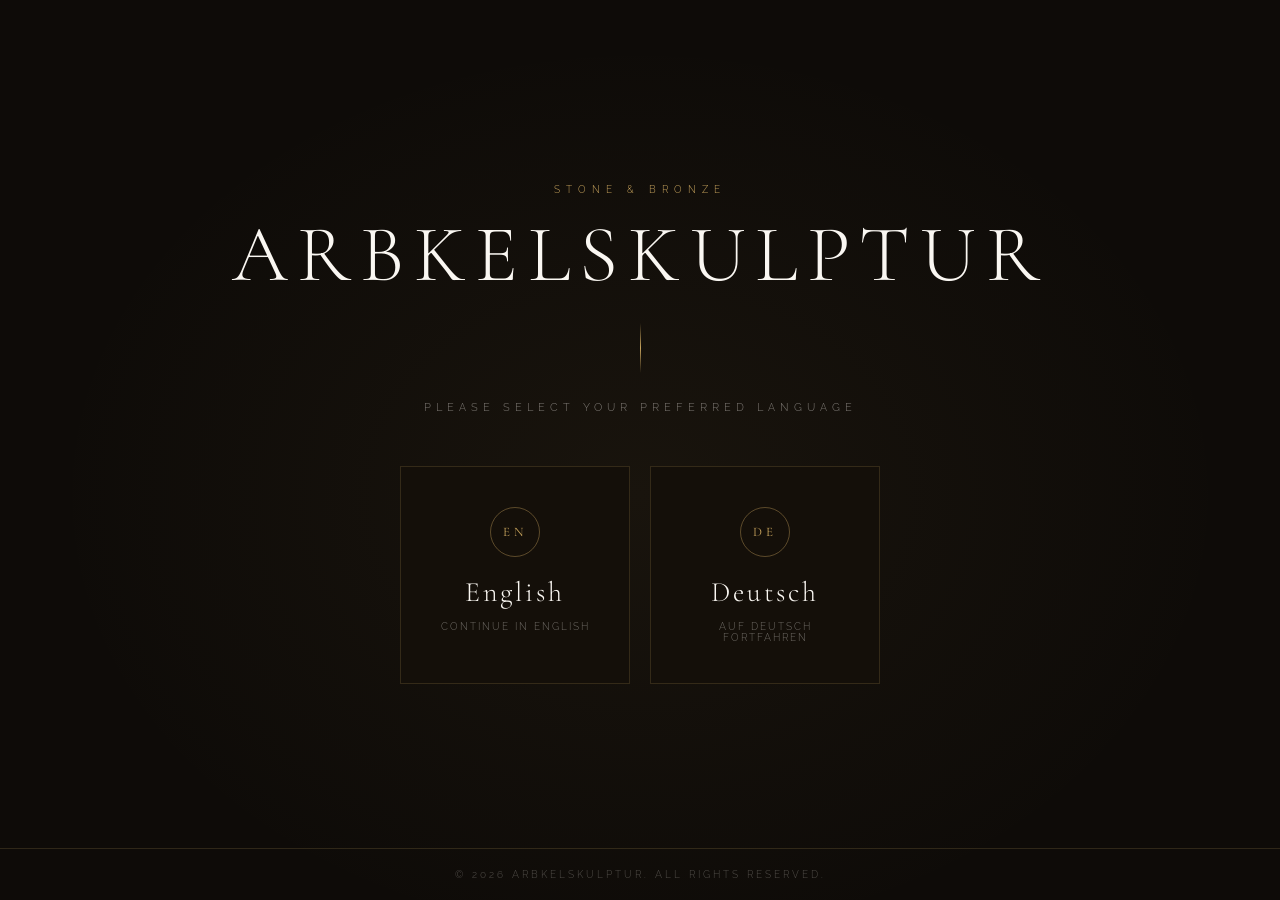
<file: index.html>
<!DOCTYPE html>
<html lang="en">
<head>
    <meta charset="UTF-8">
    <meta name="viewport" content="width=device-width, initial-scale=1.0">
    <meta name="description" content="Choose your preferred language">
    <title>Select Language | Arbkelskulptur</title>
    <link rel="icon" type="image/png" href="/assets/images/favicon.png">
    <link rel="icon" type="image/png" sizes="32x32" href="/assets/images/favicon.png">
    <link rel="icon" type="image/png" sizes="16x16" href="/assets/images/favicon.png">
    <link rel="preconnect" href="https://fonts.googleapis.com">
    <link rel="preconnect" href="https://fonts.gstatic.com" crossorigin>
    <link href="https://fonts.googleapis.com/css2?family=Cormorant+Garamond:ital,wght@0,300;0,400;0,600;1,300;1,400&family=Raleway:wght@200;300;400;500&display=swap" rel="stylesheet">
    <link rel="stylesheet" href="assets/css/language-select.css">
</head>
<body>

<main class="language-selection">
    <div class="container">
        <span class="eyebrow">Stone &amp; Bronze</span>
        <h1 class="welcome-title">ARBKELSKULPTUR</h1>
        <div class="title-rule"></div>
        <p class="subtitle">Please select your preferred language</p>

        <div class="language-options">
            <a href="userDashboard/en/home.html" class="language-card">
                <div class="flag-icon">EN</div>
                <h2>English</h2>
                <p>Continue in English</p>
            </a>

            <a href="userDashboard/de/home.html" class="language-card">
                <div class="flag-icon">DE</div>
                <h2>Deutsch</h2>
                <p>Auf Deutsch fortfahren</p>
            </a>
        </div>
    </div>

    <footer class="site-footer">
        &copy; 2026 ArbKelSkulptur. All rights reserved.
    </footer>
</main>

</body>
</html>
</file>
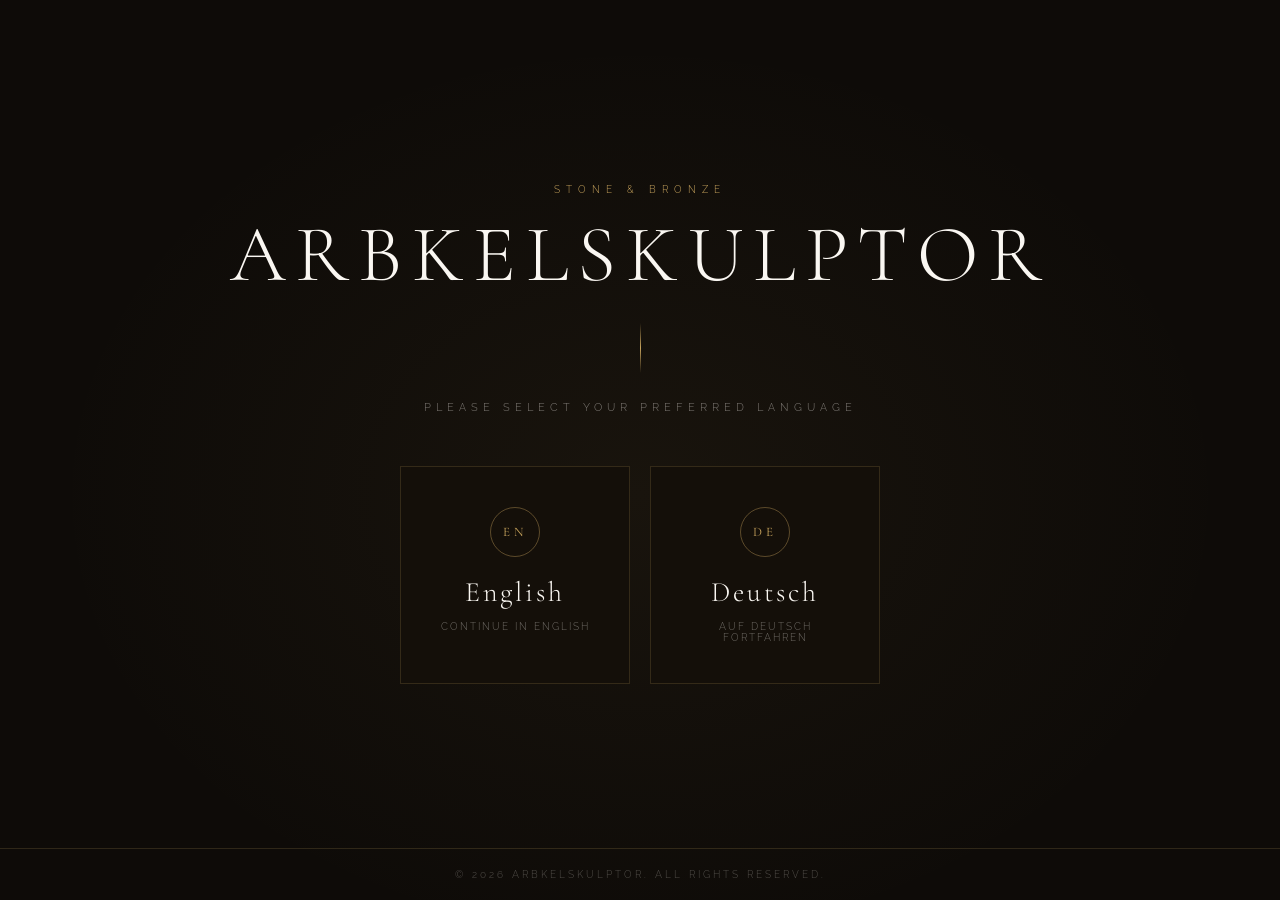
<file: userDashboard/index.html>
<!DOCTYPE html>
<html lang="en">
<head>
    <meta charset="UTF-8">
    <meta name="viewport" content="width=device-width, initial-scale=1.0">
    <meta name="description" content="Choose your preferred language">
    <title>Select Language | Arbkelskulptor</title>
    <link rel="preconnect" href="https://fonts.googleapis.com">
    <link rel="preconnect" href="https://fonts.gstatic.com" crossorigin>
    <link href="https://fonts.googleapis.com/css2?family=Cormorant+Garamond:ital,wght@0,300;0,400;0,600;1,300;1,400&family=Raleway:wght@200;300;400;500&display=swap" rel="stylesheet">
    <link rel="stylesheet" href="../assets/css/language-select.css">
</head>
<body>

<main class="language-selection">
    <div class="container">
        <span class="eyebrow">Stone &amp; Bronze</span>
        <h1 class="welcome-title">ARBKELSKULPTOR</h1>
        <div class="title-rule"></div>
        <p class="subtitle">Please select your preferred language</p>

        <div class="language-options">
            <a href="en/home.html" class="language-card">
                <div class="flag-icon">EN</div>
                <h2>English</h2>
                <p>Continue in English</p>
            </a>

            <a href="de/home.html" class="language-card">
                <div class="flag-icon">DE</div>
                <h2>Deutsch</h2>
                <p>Auf Deutsch fortfahren</p>
            </a>
        </div>
    </div>

    <footer class="site-footer">
        &copy; 2026 ArbKelSkulptor. All rights reserved.
    </footer>
</main>

</body>
</html>
</file>
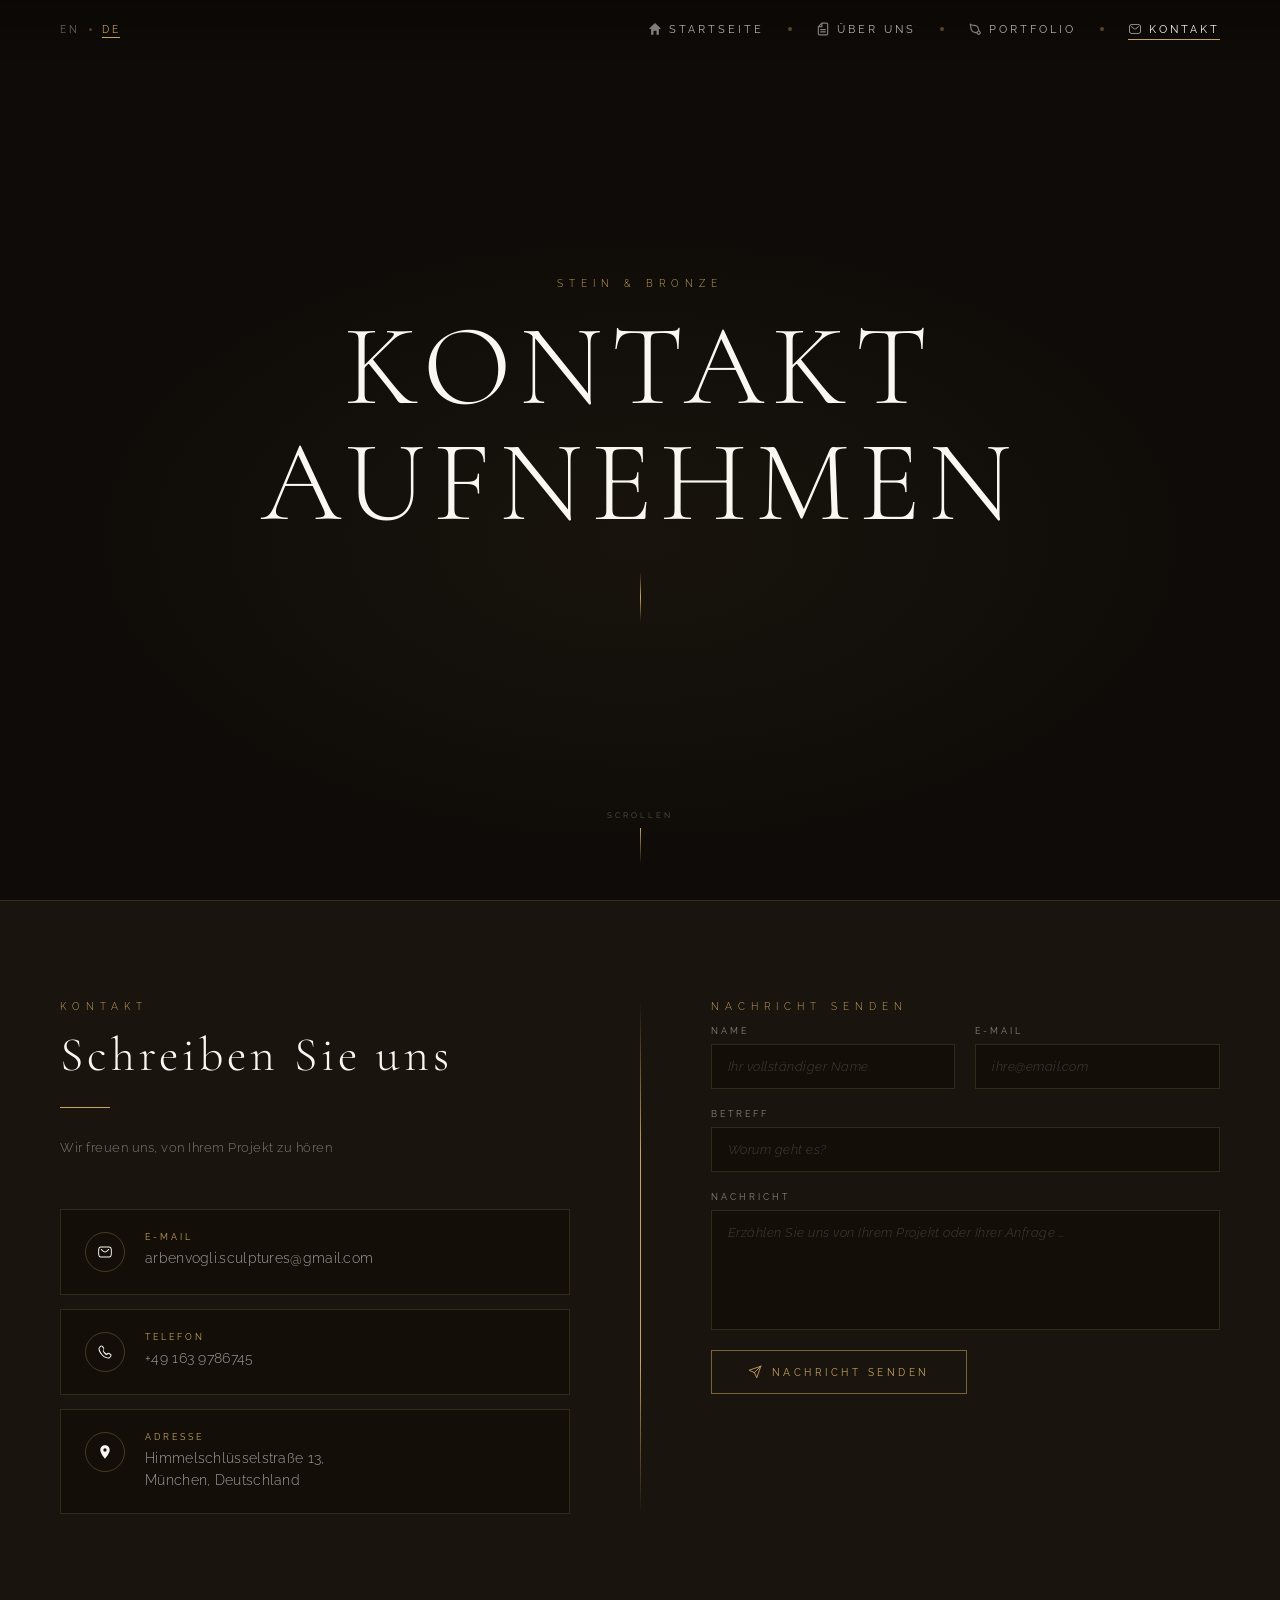
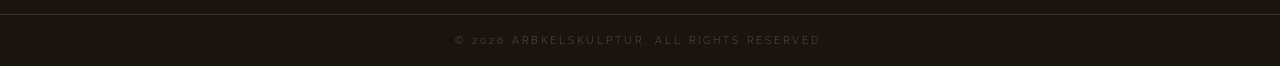
<file: userDashboard/de/contact.html>
<!DOCTYPE html>
<html lang="de">
<head>
    <meta charset="UTF-8">
    <meta http-equiv="X-UA-Compatible" content="IE=edge">
    <meta name="viewport" content="width=device-width, initial-scale=1.0">
    <meta name="description" content="Kontakt - Kontaktinformationen und Anfrageformular">
    <title>Kontakt - ArbKelSkulptur</title>
    <link rel="icon" type="image/png" href="../../assets/images/favicon.png">
    <link rel="icon" type="image/png" sizes="32x32" href="../../assets/images/favicon.png">
    <link rel="icon" type="image/png" sizes="16x16" href="../../assets/images/favicon.png">
    <link rel="preconnect" href="https://fonts.googleapis.com">
    <link rel="preconnect" href="https://fonts.gstatic.com" crossorigin>
    <link href="https://fonts.googleapis.com/css2?family=Cormorant+Garamond:ital,wght@0,300;0,400;0,600;1,300;1,400&family=Raleway:wght@200;300;400;500&display=swap"
          rel="stylesheet">
    <link rel="stylesheet" href="../../assets/css/contacts.css">
</head>
<body>

<!-- SVG Sprite -->
<svg xmlns="http://www.w3.org/2000/svg" style="display:none;">
    <symbol id="email" viewBox="0 0 20 21" fill="none">
        <path fill="currentColor" fill-rule="evenodd"
              d="M8.28797 3.20898H11.7146C13.2463 3.20898 14.4596 3.20898 15.4088 3.33648C16.3855 3.46815 17.1763 3.74482 17.8005 4.36815C18.4238 4.99232 18.7005 5.78315 18.8321 6.75982C18.9596 7.70982 18.9596 8.92232 18.9596 10.454V10.5473C18.9596 12.079 18.9596 13.2923 18.8321 14.2415C18.7005 15.2182 18.4238 16.009 17.8005 16.6332C17.1763 17.2565 16.3855 17.5332 15.4088 17.6648C14.4588 17.7923 13.2463 17.7923 11.7146 17.7923H8.28797C6.7563 17.7923 5.54297 17.7923 4.5938 17.6648C3.61714 17.5332 2.8263 17.2565 2.20214 16.6332C1.5788 16.009 1.30214 15.2182 1.17047 14.2415C1.04297 13.2915 1.04297 12.079 1.04297 10.5473V10.454C1.04297 8.92232 1.04297 7.70898 1.17047 6.75982C1.30214 5.78815 1.5788 4.99232 2.20214 4.36815C2.8263 3.74482 3.61714 3.46815 4.5938 3.33648C5.5438 3.20898 6.7563 3.20898 8.28797 3.20898ZM4.75964 4.57565C3.9213 4.68815 3.43797 4.89982 3.08464 5.25232C2.73297 5.60482 2.5213 6.08815 2.4088 6.92648C2.2938 7.78815 2.29214 8.91148 2.29214 10.5007C2.29214 12.0898 2.2938 13.2182 2.4088 14.0757C2.5213 14.9132 2.73297 15.3965 3.08547 15.749C3.43797 16.1015 3.9213 16.3132 4.75964 16.4257C5.6163 16.5407 6.74464 16.5423 8.3338 16.5423H11.6671C13.2563 16.5423 14.3855 16.5407 15.2421 16.4257C16.0796 16.3132 16.563 16.1015 16.9155 15.749C17.268 15.3965 17.4796 14.9132 17.5921 14.0748C17.7071 13.2182 17.7088 12.0898 17.7088 10.5007C17.7088 8.91148 17.7071 7.78315 17.5921 6.92565C17.4796 6.08815 17.268 5.60482 16.9155 5.25232C16.563 4.89982 16.0796 4.68815 15.2413 4.57565C14.3855 4.46065 13.2563 4.45898 11.6671 4.45898H8.3338C6.74464 4.45898 5.61714 4.46065 4.75964 4.57565ZM4.52047 6.76732C4.62658 6.64006 4.77889 6.56014 4.94391 6.54514C5.10892 6.53014 5.27315 6.58128 5.40047 6.68732L7.2013 8.18648C7.9788 8.83398 8.51797 9.28232 8.97464 9.57565C9.41547 9.85898 9.71464 9.95482 10.0021 9.95482C10.2896 9.95482 10.5888 9.85982 11.0296 9.57565C11.4855 9.28232 12.0255 8.83398 12.803 8.18648L14.6021 6.68648C14.7312 6.58044 14.8969 6.52931 15.0619 6.5443C15.2269 6.5593 15.3792 6.63922 15.4853 6.76648C15.5914 6.89374 15.6423 7.05797 15.6273 7.22298C15.6123 7.38799 15.5324 7.5403 15.4053 7.64648L13.5721 9.17232C12.833 9.78898 12.2346 10.2873 11.7055 10.6273C11.1555 10.9815 10.6196 11.2048 10.0021 11.2048C9.38464 11.2048 8.8488 10.9807 8.29797 10.6273C7.76964 10.2873 7.1713 9.78815 6.43214 9.17315L4.6013 7.64815C4.47404 7.54204 4.39412 7.38973 4.37912 7.22472C4.36412 7.0597 4.41526 6.89547 4.52047 6.76732Z"
              clip-rule="evenodd"/>
    </symbol>
    <symbol id="phone" viewBox="0 0 24 24">
        <path fill="currentColor" fill-rule="evenodd"
              d="M4.718 3.092c1.226-1.291 3.254-1.05 4.268.384l1.26 1.784c.811 1.147.743 2.74-.225 3.76l-.245.257a.25.25 0 0 0-.002.006c-.013.036-.045.152-.013.372c.067.455.418 1.381 1.846 2.884c1.432 1.508 2.3 1.863 2.703 1.929a.608.608 0 0 0 .294-.007l.408-.43c.874-.92 2.236-1.101 3.335-.469l1.91 1.1c1.633.94 2.013 3.239.708 4.613l-1.42 1.495c-.443.467-1.048.866-1.795.94c-1.824.18-6.049-.055-10.478-4.719c-4.134-4.351-4.919-8.136-5.018-9.985l.666-.036l-.666.036c-.049-.914.358-1.697.894-2.262zm3.043 1.25c-.512-.724-1.433-.768-1.956-.217l-1.57 1.652c-.33.35-.505.75-.483 1.149c.08 1.51.731 4.952 4.607 9.032c4.064 4.28 7.809 4.4 9.244 4.259c.283-.028.575-.186.854-.48l1.42-1.495c.614-.646.453-1.808-.368-2.28l-1.91-1.1c-.513-.295-1.114-.204-1.499.202l-.456.48-.527-.501.527.5.527.501-.001.001-.003.004-.007.006-.014.014a1.007 1.007 0 0 1-.136.112c-.08.056-.186.119-.321.172c-.276.109-.64.167-1.091.094c-.878-.142-2.028-.773-3.55-2.376c-1.528-1.608-2.113-2.807-2.243-3.7c-.067-.454-.014-.817.084-1.092a1.591 1.591 0 0 1 .23-.427l.03-.037.014-.015.006-.007.003-.003.002-.001s0-.002.533.503l-.532-.505.287-.302c.445-.469.51-1.263.088-1.86z"
              clip-rule="evenodd"/>
    </symbol>
    <symbol id="location" viewBox="0 0 24 24">
        <path fill="currentColor"
              d="M12 2C8.13 2 5 5.13 5 9c0 5.25 7 13 7 13s7-7.75 7-13c0-3.87-3.13-7-7-7zm0 9.5a2.5 2.5 0 110-5 2.5 2.5 0 010 5z"/>
    </symbol>
    <symbol id="home" viewBox="0 0 512 512" fill="none">
        <path fill-rule="evenodd" clip-rule="evenodd"
              d="M458.94,230.05L266.16,47.55c-5.7-5.4-14.63-5.4-20.33,0L53.06,230.05c-9.71,9.19-3.2,25.52,10.16,25.52h50.97v200.61c0,6.81,5.52,12.32,12.32,12.32h62.13c6.81,0,12.32-5.52,12.32-12.32V334.35c0-6.81,5.52-12.32,12.32-12.32h85.41c6.81,0,12.32,5.52,12.32,12.32v121.83c0,6.81,5.52,12.32,12.32,12.32h62.13c6.81,0,12.32-5.52,12.32-12.32V255.57h50.97C462.15,255.57,468.65,239.24,458.94,230.05z"
              fill="currentColor"/>
    </symbol>
    <symbol id="document" viewBox="0 0 24 24" fill="none">
        <path fill-rule="evenodd" clip-rule="evenodd"
              d="M9.29289 1.29289C9.48043 1.10536 9.73478 1 10 1H18C19.6569 1 21 2.34315 21 4V20C21 21.6569 19.6569 23 18 23H6C4.34315 23 3 21.6569 3 20V8C3 7.73478 3.10536 7.48043 3.29289 7.29289L9.29289 1.29289ZM18 3H11V8C11 8.55228 10.5523 9 10 9H5V20C5 20.5523 5.44772 21 6 21H18C18.5523 21 19 20.5523 19 20V4C19 3.44772 18.5523 3 18 3ZM6.41421 7H9V4.41421L6.41421 7ZM7 13C7 12.4477 7.44772 12 8 12H16C16.5523 12 17 12.4477 17 13C17 13.5523 16.5523 14 16 14H8C7.44772 14 7 13.5523 7 13ZM7 17C7 16.4477 7.44772 16 8 16H16C16.5523 16 17 16.4477 17 17C17 17.5523 16.5523 18 16 18H8C7.44772 18 7 17.5523 7 17Z"
              fill="currentColor"/>
    </symbol>
    <symbol id="paint" viewBox="0 0 24 24" fill="none">
        <path fill-rule="evenodd" clip-rule="evenodd"
              d="M3.27742 2.95051C3.61521 2.70316 4.07132 2.69242 4.42038 2.92359C6.31168 4.17613 7.78416 4.64776 9.89618 4.64776C12.3444 4.64776 14.697 5.16992 16.4208 6.89368C17.0068 7.47968 17.4736 8.26387 17.8439 9.04722C18.2194 9.84167 18.5239 10.6967 18.7621 11.4722C19.0011 12.2502 19.1783 12.9647 19.2958 13.4843C19.354 13.7418 19.3979 13.9527 19.4276 14.1014L21.8491 17.2591C22.4597 18.0554 22.3858 19.1809 21.6763 19.8904L19.8608 21.7059C19.1257 22.441 17.95 22.4904 17.1559 21.8195L14.221 19.3401C14.0759 19.3227 13.8863 19.2983 13.662 19.2654C13.1328 19.188 12.404 19.0631 11.6073 18.8726C10.0785 18.5071 8.05907 17.8477 6.85187 16.6405C4.97789 14.7665 4.31299 12.5616 3.9451 10.3867C3.82041 9.64964 3.72534 8.8826 3.63258 8.13432C3.59115 7.80007 3.55018 7.46956 3.50725 7.14715C3.36482 6.07762 3.19499 5.04126 2.90669 4.032C2.79169 3.62944 2.93964 3.19785 3.27742 2.95051ZM16.1094 18.3172L18.4465 20.2917L20.262 18.4762L18.3907 16.0359L16.1094 18.3172ZM17.4042 14.194C17.3868 14.1126 17.367 14.0227 17.345 13.9255C17.2354 13.4407 17.0706 12.777 16.8502 12.0594C16.6291 11.3393 16.3568 10.5813 16.0357 9.9019C15.7093 9.21141 15.3596 8.6609 15.0066 8.30789C13.8216 7.12289 12.102 6.64776 9.89618 6.64776C8.15648 6.64776 6.74004 6.36263 5.3184 5.71849C5.38314 6.11144 5.43878 6.50037 5.48975 6.88314C5.53805 7.2459 5.58165 7.59799 5.62436 7.94286C5.71409 8.66746 5.79987 9.36022 5.91708 10.0531C6.25593 12.0563 6.81945 13.7796 8.26608 15.2263C9.04222 16.0024 10.5599 16.5659 12.0724 16.9275C12.7963 17.1005 13.4642 17.2152 13.9515 17.2865C14.0683 17.3036 14.1743 17.3181 14.2679 17.3303L17.4042 14.194Z"
              fill="currentColor"/>
    </symbol>
    <symbol id="send" viewBox="0 0 24 24" fill="none">
        <path d="M22 2L11 13M22 2L15 22L11 13M22 2L2 9L11 13" stroke="currentColor" stroke-width="1.5"
              stroke-linecap="round" stroke-linejoin="round"/>
    </symbol>
    <symbol id="check" viewBox="0 0 24 24" fill="none">
        <path d="M20 6L9 17L4 12" stroke="currentColor" stroke-width="1.5" stroke-linecap="round"
              stroke-linejoin="round"/>
    </symbol>
</svg>

<!-- NAV -->
<header class="site-header">
    <nav>
        <!-- Language switcher -->
        <div class="lang-switcher">
            <a href="../en/contact.html" class="lang-btn" aria-current="true">EN</a>
            <span class="lang-dot"></span>
            <span class="lang-btn lang-active" aria-current="true">DE</span>
        </div>
        <ul class="nav-list">
            <li><a href="home.html">
                <svg>
                    <use href="#home"></use>
                </svg>
                Startseite</a></li>
            <li><a href="about.html">
                <svg>
                    <use href="#document"></use>
                </svg>
                Über uns</a></li>
            <li><a href="works.html">
                <svg>
                    <use href="#paint"></use>
                </svg>
                Portfolio</a></li>
            <li><a href="contact.html" class="nav-active">
                <svg>
                    <use href="#email"></use>
                </svg>
                Kontakt</a></li>
        </ul>
    </nav>
</header>

<!-- HERO -->
<section class="contact-hero">
    <div class="hero-glow" aria-hidden="true"></div>
    <span class="title-eyebrow">Stein &amp; Bronze</span>
    <h1 class="page-title">KONTAKT AUFNEHMEN</h1>
    <div class="title-rule"></div>
    <div class="scroll-hint">Scrollen</div>
</section>

<!-- CONTACT BODY: info + form -->
<main class="contact-section">
    <div class="contact-grid">

        <!-- LEFT: info -->
        <aside class="contact-info">
            <span class="section-label">Kontakt</span>
            <h2 class="section-heading">Schreiben Sie uns</h2>
            <p class="intro-text">
                Wir freuen uns, von Ihrem Projekt zu hören
            </p>

            <div class="info-items">
                <div class="info-item">
                    <div class="icon-wrapper">
                        <svg>
                            <use href="#email"></use>
                        </svg>
                    </div>
                    <div class="info-text">
                        <h3>E-Mail</h3>
                        <a href="mailto:arbenvogli.sculptures@gmail.com">arbenvogli.sculptures@gmail.com</a>
                    </div>
                </div>
                <div class="info-item">
                    <div class="icon-wrapper">
                        <svg>
                            <use href="#phone"></use>
                        </svg>
                    </div>
                    <div class="info-text">
                        <h3>Telefon</h3>
                        <p>+49 163 9786745</p>
                    </div>
                </div>
                <div class="info-item">
                    <div class="icon-wrapper">
                        <svg>
                            <use href="#location"></use>
                        </svg>
                    </div>
                    <div class="info-text">
                        <h3>Adresse</h3>
                        <p>Himmelschlüsselstraße 13,<br>München, Deutschland</p>
                    </div>
                </div>
            </div>
        </aside>

        <!-- COLUMN DIVIDER -->
        <div class="col-divider" aria-hidden="true"></div>

        <!-- RIGHT: form -->
        <div class="contact-form-col">
            <span class="section-label">Nachricht senden</span>

            <form class="contact-form" id="contactForm" action="https://formspree.io/f/xbdzgzdk" method="POST" novalidate>

                <div class="form-row">
                    <div class="form-group">
                        <label for="cf-name">Name</label>
                        <input
                                type="text"
                                id="cf-name"
                                name="name"
                                placeholder="Ihr vollständiger Name"
                                required
                                autocomplete="name"
                        >
                    </div>
                    <div class="form-group">
                        <label for="cf-email">E-Mail</label>
                        <input
                                type="email"
                                id="cf-email"
                                name="email"
                                placeholder="ihre@email.com"
                                required
                                autocomplete="email"
                        >
                    </div>
                </div>

                <div class="form-group">
                    <label for="cf-subject">Betreff</label>
                    <input
                            type="text"
                            id="cf-subject"
                            name="subject"
                            placeholder="Worum geht es?"
                            required
                    >
                </div>

                <div class="form-group">
                    <label for="cf-message">Nachricht</label>
                    <textarea
                            id="cf-message"
                            name="message"
                            rows="6"
                            placeholder="Erzählen Sie uns von Ihrem Projekt oder Ihrer Anfrage …"
                            required
                    ></textarea>
                </div>

                <button type="submit" class="form-submit" id="submitBtn">
                    <svg class="btn-icon-send">
                        <use href="#send"></use>
                    </svg>
                    <svg class="btn-icon-check">
                        <use href="#check"></use>
                    </svg>
                    <span class="btn-label">Nachricht senden</span>
                    <span class="btn-label-sending">Wird gesendet …</span>
                </button>

                <p class="form-feedback form-success" id="formSuccess" role="status" aria-live="polite">
                    Ihre Nachricht wurde gesendet, wir melden uns in Kürze bei Ihnen.
                </p>
                <p class="form-feedback form-error" id="formError" role="alert" aria-live="polite">
                    Etwas ist schiefgelaufen. Bitte versuchen Sie es erneut oder schreiben Sie uns direkt per E-Mail.
                </p>
            </form>
        </div>

    </div>
</main>

<footer class="site-footer">
    &copy; 2026 ArbKelSkulptur. All rights reserved.
</footer>

<script>
    const form = document.getElementById('contactForm');
    const btn = document.getElementById('submitBtn');
    const successMsg = document.getElementById('formSuccess');
    const errorMsg = document.getElementById('formError');

    form.addEventListener('submit', async (e) => {
        e.preventDefault();

        // client-side validation
        let valid = true;
        form.querySelectorAll('[required]').forEach(el => {
            el.classList.remove('input-error');
            if (!el.value.trim()) {
                el.classList.add('input-error');
                valid = false;
            }
        });
        if (!valid) return;

        btn.classList.add('is-loading');
        btn.disabled = true;
        successMsg.classList.remove('visible');
        errorMsg.classList.remove('visible');

        try {
            const res = await fetch(form.action, {
                method: 'POST',
                body: new FormData(form),
                headers: {Accept: 'application/json'}
            });
            if (res.ok) {
                form.reset();
                btn.classList.remove('is-loading');
                btn.classList.add('is-sent');
                successMsg.classList.add('visible');
                setTimeout(() => {
                    btn.classList.remove('is-sent');
                    btn.disabled = false;
                }, 4000);
            } else {
                throw new Error();
            }
        } catch {
            btn.classList.remove('is-loading');
            btn.disabled = false;
            errorMsg.classList.add('visible');
        }
    });

    // clear error highlight on re-type
    form.querySelectorAll('input, textarea').forEach(el => {
        el.addEventListener('input', () => el.classList.remove('input-error'));
    });
</script>

</body>
</html>
</file>
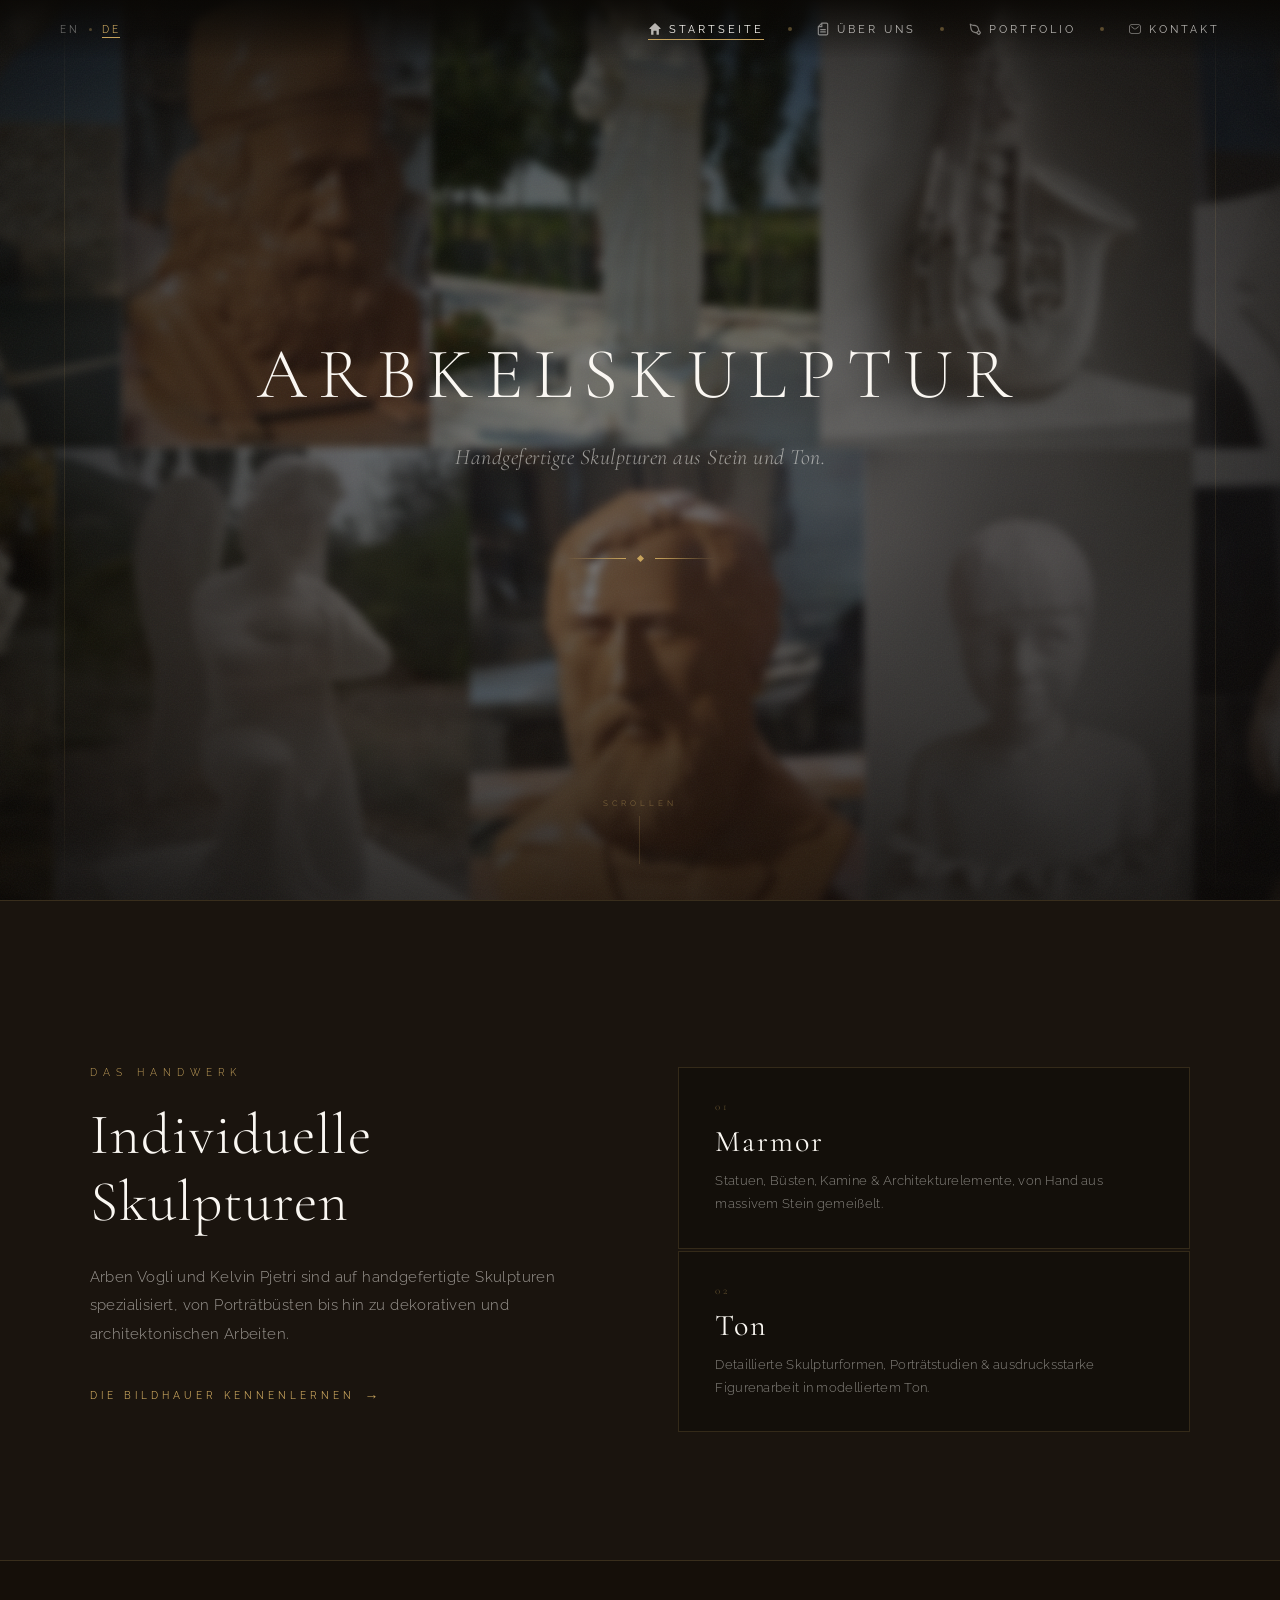
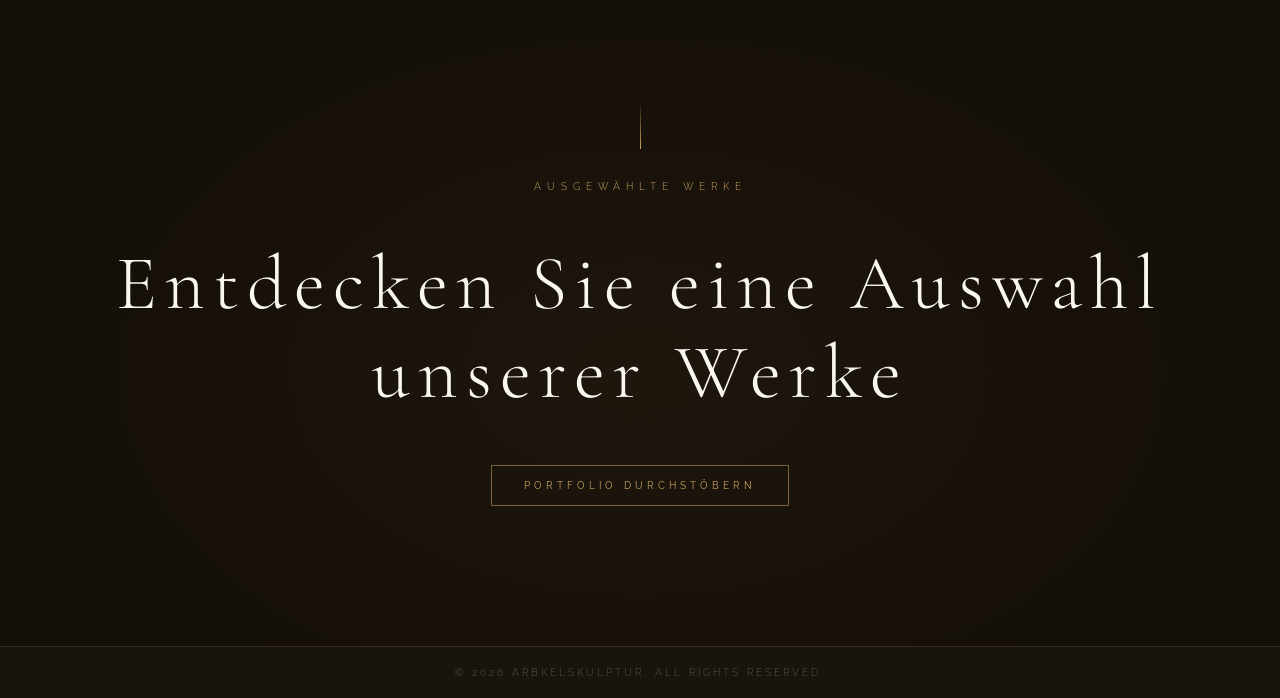
<file: userDashboard/de/home.html>
<!DOCTYPE html>
<html lang="de">
<head>
    <meta charset="UTF-8">
    <meta http-equiv="X-UA-Compatible" content="IE=edge">
    <meta name="viewport" content="width=device-width, initial-scale=1.0">
    <title>ArbKelSkulptur — Stein &amp; Bronze</title>
    <link rel="icon" type="image/png" href="../../assets/images/favicon.png">
    <link rel="icon" type="image/png" sizes="32x32" href="../../assets/images/favicon.png">
    <link rel="icon" type="image/png" sizes="16x16" href="../../assets/images/favicon.png">
    <meta name="description"
          content="Arben Vogli &amp; Kelvin Pjetri — albanische Bildhauer, spezialisiert auf Marmor, Tonmodellierung und Architekturarbeiten in Stein.">
    <link rel="preconnect" href="https://fonts.googleapis.com">
    <link rel="preconnect" href="https://fonts.gstatic.com" crossorigin>
    <link href="https://fonts.googleapis.com/css2?family=Cormorant+Garamond:ital,wght@0,300;0,400;0,600;1,300;1,400&family=Raleway:wght@200;300;400;500&display=swap"
          rel="stylesheet">
    <link rel="stylesheet" type="text/css" href="../../assets/css/home.css">
</head>
<body>

<!-- ── SVG SPRITE ── -->
<svg xmlns="http://www.w3.org/2000/svg" style="display:none;">
    <symbol id="email" viewBox="0 0 20 21" fill="none">
        <path fill="currentColor" fill-rule="evenodd"
              d="M8.28797 3.20898H11.7146C13.2463 3.20898 14.4596 3.20898 15.4088 3.33648C16.3855 3.46815 17.1763 3.74482 17.8005 4.36815C18.4238 4.99232 18.7005 5.78315 18.8321 6.75982C18.9596 7.70982 18.9596 8.92232 18.9596 10.454V10.5473C18.9596 12.079 18.9596 13.2923 18.8321 14.2415C18.7005 15.2182 18.4238 16.009 17.8005 16.6332C17.1763 17.2565 16.3855 17.5332 15.4088 17.6648C14.4588 17.7923 13.2463 17.7923 11.7146 17.7923H8.28797C6.7563 17.7923 5.54297 17.7923 4.5938 17.6648C3.61714 17.5332 2.8263 17.2565 2.20214 16.6332C1.5788 16.009 1.30214 15.2182 1.17047 14.2415C1.04297 13.2915 1.04297 12.079 1.04297 10.5473V10.454C1.04297 8.92232 1.04297 7.70898 1.17047 6.75982C1.30214 5.78315 1.5788 4.99232 2.20214 4.36815C2.8263 3.74482 3.61714 3.46815 4.5938 3.33648C5.5438 3.20898 6.7563 3.20898 8.28797 3.20898ZM4.75964 4.57565C3.9213 4.68815 3.43797 4.89982 3.08464 5.25232C2.73297 5.60482 2.5213 6.08815 2.4088 6.92648C2.2938 7.78315 2.29214 8.91148 2.29214 10.5007C2.29214 12.0898 2.2938 13.2182 2.4088 14.0757C2.5213 14.9132 2.73297 15.3965 3.08547 15.749C3.43797 16.1015 3.9213 16.3132 4.75964 16.4257C5.6163 16.5407 6.74464 16.5423 8.3338 16.5423H11.6671C13.2563 16.5423 14.3855 16.5407 15.2421 16.4257C16.0796 16.3132 16.563 16.1015 16.9155 15.749C17.268 15.3965 17.4796 14.9132 17.5921 14.0748C17.7071 13.2182 17.7088 12.0898 17.7088 10.5007C17.7088 8.91148 17.7071 7.78315 17.5921 6.92565C17.4796 6.08815 17.268 5.60482 16.9155 5.25232C16.563 4.89982 16.0796 4.68815 15.2413 4.57565C14.3855 4.46065 13.2563 4.45898 11.6671 4.45898H8.3338C6.74464 4.45898 5.61714 4.46065 4.75964 4.57565ZM4.52047 6.76732C4.62658 6.64006 4.77889 6.56014 4.94391 6.54514C5.10892 6.53014 5.27315 6.58128 5.40047 6.68732L7.2013 8.18648C7.9788 8.83398 8.51797 9.28232 8.97464 9.57565C9.41547 9.85898 9.71464 9.95482 10.0021 9.95482C10.2896 9.95482 10.5888 9.85982 11.0296 9.57565C11.4855 9.28232 12.0255 8.83398 12.803 8.18648L14.6021 6.68648C14.7294 6.57965 14.8929 6.52851 15.059 6.54435C15.2252 6.56019 15.3775 6.64011 15.4826 6.7669C15.5877 6.89369 15.6372 7.05743 15.6247 7.22376C15.6122 7.39009 15.5387 7.54427 15.4021 7.64732L13.5721 9.17232C12.833 9.78898 12.2346 10.2873 11.7055 10.6273C11.1555 10.9815 10.6196 11.2048 10.0021 11.2048C9.38464 11.2048 8.8488 10.9807 8.29797 10.6273C7.76964 10.2873 7.1713 9.78815 6.43214 9.17315L4.6013 7.64815C4.46794 7.53554 4.38528 7.37456 4.37271 7.20082C4.36015 7.02708 4.41874 6.85583 4.52047 6.76732Z"
              clip-rule="evenodd"/>
    </symbol>
    <symbol id="paint" viewBox="0 0 24 24" fill="none">
        <path fill-rule="evenodd" clip-rule="evenodd"
              d="M3.27742 2.95051C3.61521 2.70316 4.07132 2.69242 4.42038 2.92359C6.31168 4.17613 7.78416 4.64776 9.89618 4.64776C12.3444 4.64776 14.697 5.16992 16.4208 6.89368C17.0068 7.47968 17.4736 8.26387 17.8439 9.04722C18.2194 9.84167 18.5239 10.6967 18.7621 11.4722C19.0011 12.2502 19.1783 12.9647 19.2958 13.4843C19.354 13.7418 19.3979 13.9527 19.4276 14.1014L21.8491 17.2591C22.4597 18.0554 22.3858 19.1809 21.6763 19.8904L19.8608 21.7059C19.1257 22.441 17.95 22.4904 17.1559 21.8195L14.221 19.3401C14.0759 19.3227 13.8863 19.2983 13.662 19.2654C13.1328 19.188 12.404 19.0631 11.6073 18.8726C10.0785 18.5071 8.05907 17.8477 6.85187 16.6405C4.97789 14.7665 4.31299 12.5616 3.9451 10.3867C3.82041 9.64964 3.72534 8.8826 3.63258 8.13432C3.59115 7.80007 3.55018 7.46956 3.50725 7.14715C3.36482 6.07762 3.19499 5.04126 2.90669 4.032C2.79169 3.62944 2.93964 3.19785 3.27742 2.95051ZM16.1094 18.3172L18.4465 20.2917L20.262 18.4762L18.3907 16.0359L16.1094 18.3172ZM17.4042 14.194C17.3868 14.1126 17.367 14.0227 17.345 13.9255C17.2354 13.4407 17.0706 12.777 16.8502 12.0594C16.6291 11.3393 16.3568 10.5813 16.0357 9.9019C15.7093 9.21141 15.3596 8.6609 15.0066 8.30789C13.8216 7.12289 12.102 6.64776 9.89618 6.64776C8.15648 6.64776 6.74004 6.36263 5.3184 5.71849C5.38314 6.11144 5.43878 6.50037 5.48975 6.88314C5.53805 7.2459 5.58165 7.59799 5.62436 7.94286C5.71409 8.66746 5.79987 9.36022 5.91708 10.0531C6.25593 12.0563 6.81945 13.7796 8.26608 15.2263C9.04222 16.0024 10.5599 16.5659 12.0724 16.9275C12.7963 17.1005 13.4642 17.2152 13.9515 17.2865C14.0683 17.3036 14.1743 17.3181 14.2679 17.3303L17.4042 14.194Z"
              fill="currentColor"/>
    </symbol>
    <symbol id="home" viewBox="0 0 512 512" fill="none">
        <path fill-rule="evenodd" clip-rule="evenodd"
              d="M458.94,230.05L266.16,47.55c-5.7-5.4-14.63-5.4-20.33,0L53.06,230.05c-9.71,9.19-3.2,25.52,10.16,25.52 h50.97v200.61c0,6.81,5.52,12.32,12.32,12.32h62.13c6.81,0,12.32-5.52,12.32-12.32V334.35c0-6.81,5.52-12.32,12.32-12.32h85.41 c6.81,0,12.32,5.52,12.32,12.32v121.83c0,6.81,5.52,12.32,12.32,12.32h62.13c6.81,0,12.32-5.52,12.32-12.32V255.57h50.97 C462.15,255.57,468.65,239.24,458.94,230.05z"
              fill="currentColor"/>
    </symbol>
    <symbol id="document" viewBox="0 0 24 24" fill="none">
        <path fill-rule="evenodd" clip-rule="evenodd"
              d="M9.29289 1.29289C9.48043 1.10536 9.73478 1 10 1H18C19.6569 1 21 2.34315 21 4V20C21 21.6569 19.6569 23 18 23H6C4.34315 23 3 21.6569 3 20V8C3 7.73478 3.10536 7.48043 3.29289 7.29289L9.29289 1.29289ZM18 3H11V8C11 8.55228 10.5523 9 10 9H5V20C5 20.5523 5.44772 21 6 21H18C18.5523 21 19 20.5523 19 20V4C19 3.44772 18.5523 3 18 3ZM6.41421 7H9V4.41421L6.41421 7ZM7 13C7 12.4477 7.44772 12 8 12H16C16.5523 12 17 12.4477 17 13C17 13.5523 16.5523 14 16 14H8C7.44772 14 7 13.5523 7 13ZM7 17C7 16.4477 7.44772 16 8 16H16C16.5523 16 17 16.4477 17 17C17 17.5523 16.5523 18 16 18H8C7.44772 18 7 17.5523 7 17Z"
              fill="currentColor"/>
    </symbol>
    <symbol id="arrow-down" viewBox="0 0 24 24" fill="none">
        <path d="M12 5v14M5 12l7 7 7-7" stroke="currentColor" stroke-width="1.2" stroke-linecap="round"
              stroke-linejoin="round"/>
    </symbol>
</svg>

<!-- ── NAV ── -->
<header id="header">
    <nav>
        <!-- Language switcher -->
        <div class="lang-switcher">
            <a href="../en/home.html" class="lang-btn" aria-current="true">EN</a>
            <span class="lang-dot"></span>
            <span class="lang-btn lang-active" aria-current="true">DE</span>
        </div>
        <ul>
            <li><a href="home.html" class="nav-active">
                <svg>
                    <use href="#home"></use>
                </svg>
                Startseite</a></li>
            <li><a href="about.html">
                <svg>
                    <use href="#document"></use>
                </svg>
                Über uns</a></li>
            <li><a href="works.html">
                <svg>
                    <use href="#paint"></use>
                </svg>
                Portfolio</a></li>
            <li><a href="contact.html">
                <svg>
                    <use href="#email"></use>
                </svg>
                Kontakt</a></li>
        </ul>
    </nav>
</header>

<!-- ── HERO ── -->
<section id="hero">

    <div class="hero-bg" aria-hidden="true">
        <div class="hero-bg-img"></div>
        <div class="hero-overlay-base"></div>
        <div class="hero-overlay-vignette"></div>
        <div class="hero-overlay-grain"></div>
    </div>

    <div class="hero-rule hero-rule-left" aria-hidden="true"></div>
    <div class="hero-rule hero-rule-right" aria-hidden="true"></div>

    <div class="hero-content">

        <h1 class="hero-title">
            <span class="hero-title-line">ARBKELSKULPTUR</span>
        </h1>

        <p class="hero-subtitle">
            Handgefertigte Skulpturen aus Stein und Ton.
        </p>

        <div class="hero-ornament hero-ornament--bottom" aria-hidden="true">
            <span class="ornament-line"></span>
            <span class="ornament-diamond"></span>
            <span class="ornament-line"></span>
        </div>
    </div>

    <div class="hero-scroll" aria-hidden="true">
        <span class="scroll-label">Scrollen</span>
        <div class="scroll-track">
            <div class="scroll-dot"></div>
        </div>
    </div>

</section>

<!-- ── STATEMENT SECTION ── -->
<section id="statement">

    <div class="statement-inner">

        <div class="statement-col statement-col--text">
            <span class="section-eyebrow">Das Handwerk</span>
            <h2 class="statement-heading">Individuelle Skulpturen</h2>
            <p class="statement-body">
                Arben Vogli und Kelvin Pjetri sind auf handgefertigte Skulpturen spezialisiert,
                von Porträtbüsten bis hin zu dekorativen und architektonischen Arbeiten.
            </p>
            <a href="about.html" class="statement-link">
                Die Bildhauer kennenlernen
                <span class="statement-link-arrow">→</span>
            </a>
        </div>

        <div class="statement-col statement-col--cards">
            <div class="material-card">
                <span class="material-num">01</span>
                <h3 class="material-name">Marmor</h3>
                <p class="material-desc">Statuen, Büsten, Kamine &amp; Architekturelemente, von Hand aus massivem Stein
                    gemeißelt.</p>
            </div>
            <div class="material-card">
                <span class="material-num">02</span>
                <h3 class="material-name">Ton</h3>
                <p class="material-desc">Detaillierte Skulpturformen, Porträtstudien &amp; ausdrucksstarke Figurenarbeit
                    in modelliertem Ton.</p>
            </div>
        </div>

    </div>

</section>

<!-- ── PORTFOLIO TEASER ── -->
<section id="teaser">
    <div class="teaser-inner">
        <span class="section-eyebrow">Ausgewählte Werke</span>
        <h2 class="teaser-heading">Entdecken Sie eine Auswahl<br>unserer Werke</h2>
        <a href="works.html" class="cta-primary cta-primary--light">Portfolio durchstöbern</a>
    </div>
</section>

<!-- ── FOOTER ── -->
<footer class="site-footer">
    &copy; 2026 ArbKelSkulptur. All rights reserved.
</footer>

</body>
</html>
</file>
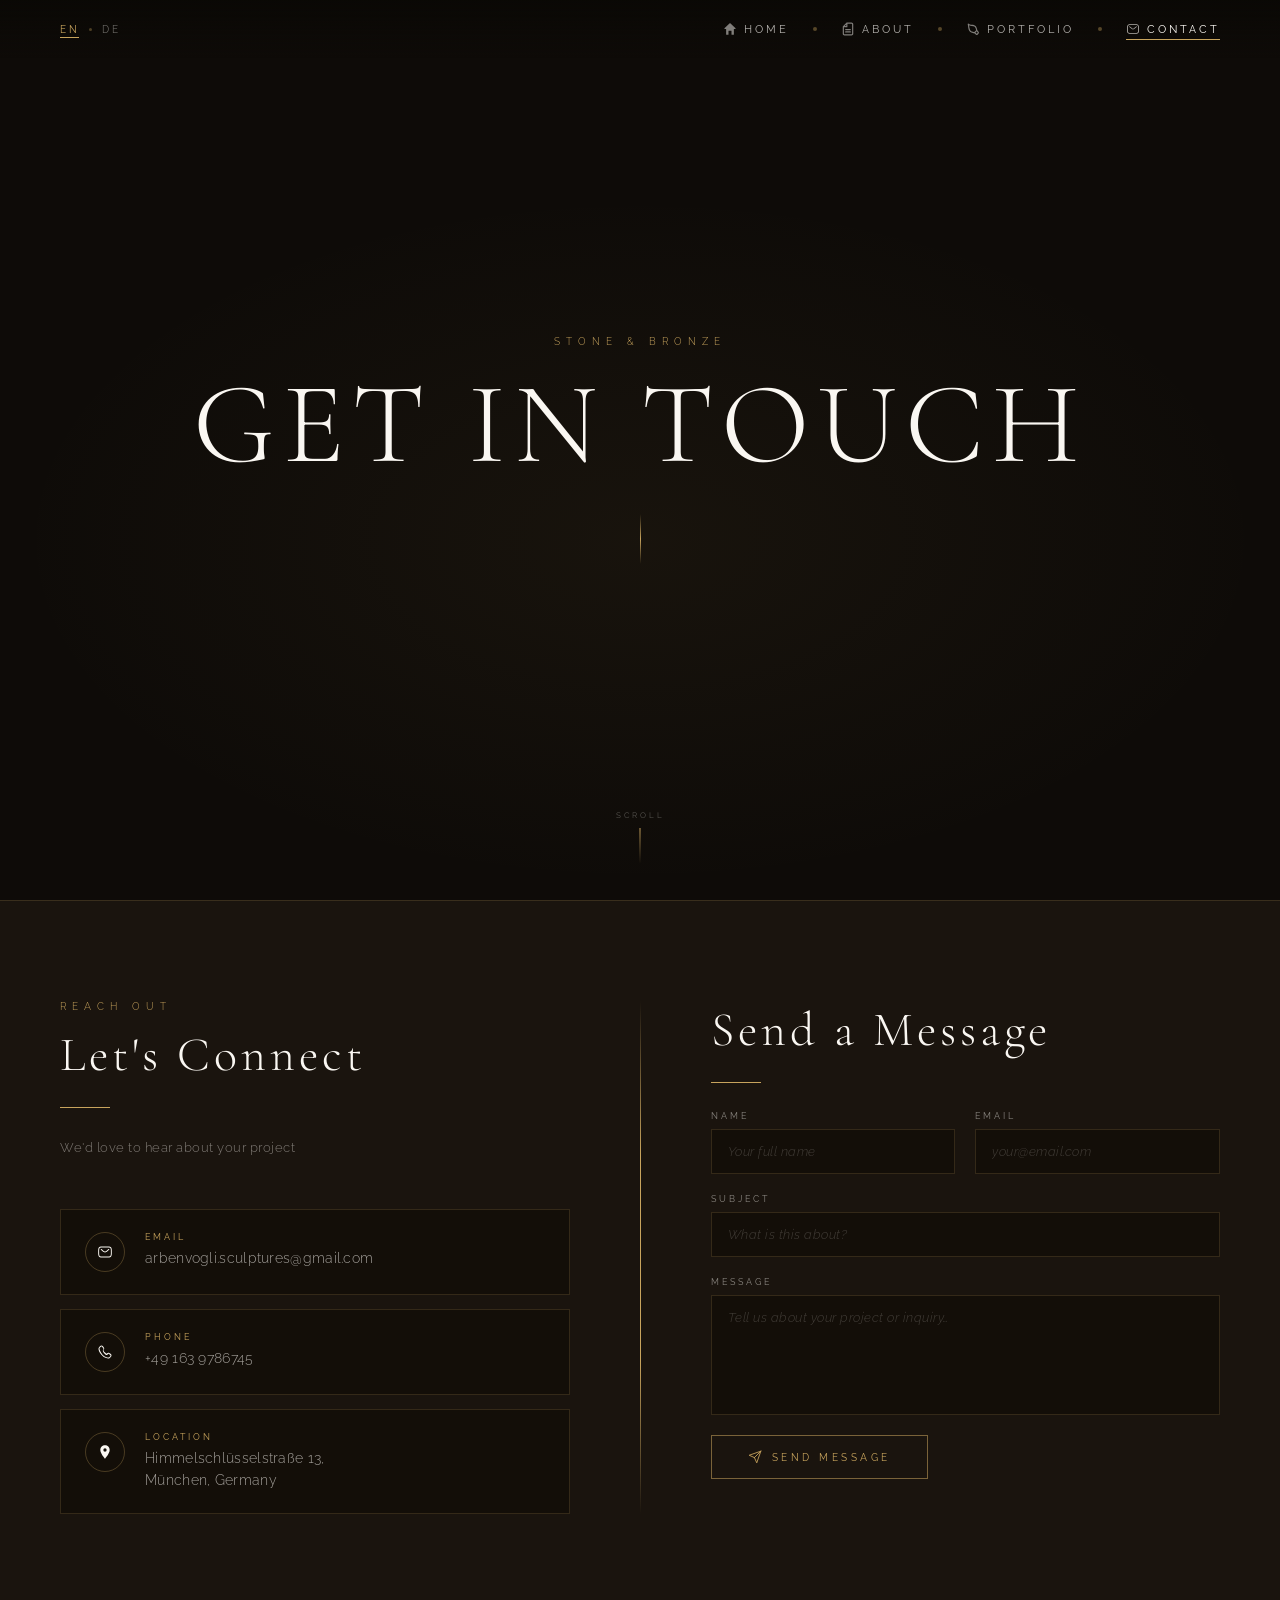
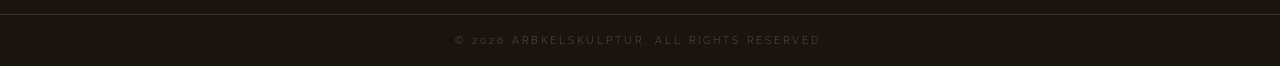
<file: userDashboard/en/contact.html>
<!DOCTYPE html>
<html lang="en">
<head>
    <meta charset="UTF-8">
    <meta http-equiv="X-UA-Compatible" content="IE=edge">
    <meta name="viewport" content="width=device-width, initial-scale=1.0">
    <meta name="description" content="Get in touch - Contact information and inquiry form">
    <title>Contact - ArbKelSkulptur</title>
    <link rel="icon" type="image/png" href="../../assets/images/favicon.png">
    <link rel="icon" type="image/png" sizes="32x32" href="../../assets/images/favicon.png">
    <link rel="icon" type="image/png" sizes="16x16" href="../../assets/images/favicon.png">
    <link rel="preconnect" href="https://fonts.googleapis.com">
    <link rel="preconnect" href="https://fonts.gstatic.com" crossorigin>
    <link href="https://fonts.googleapis.com/css2?family=Cormorant+Garamond:ital,wght@0,300;0,400;0,600;1,300;1,400&family=Raleway:wght@200;300;400;500&display=swap"
          rel="stylesheet">
    <link rel="stylesheet" href="../../assets/css/contacts.css">
</head>
<body>

<!-- SVG Sprite -->
<svg xmlns="http://www.w3.org/2000/svg" style="display:none;">
    <symbol id="email" viewBox="0 0 20 21" fill="none">
        <path fill="currentColor" fill-rule="evenodd"
              d="M8.28797 3.20898H11.7146C13.2463 3.20898 14.4596 3.20898 15.4088 3.33648C16.3855 3.46815 17.1763 3.74482 17.8005 4.36815C18.4238 4.99232 18.7005 5.78315 18.8321 6.75982C18.9596 7.70982 18.9596 8.92232 18.9596 10.454V10.5473C18.9596 12.079 18.9596 13.2923 18.8321 14.2415C18.7005 15.2182 18.4238 16.009 17.8005 16.6332C17.1763 17.2565 16.3855 17.5332 15.4088 17.6648C14.4588 17.7923 13.2463 17.7923 11.7146 17.7923H8.28797C6.7563 17.7923 5.54297 17.7923 4.5938 17.6648C3.61714 17.5332 2.8263 17.2565 2.20214 16.6332C1.5788 16.009 1.30214 15.2182 1.17047 14.2415C1.04297 13.2915 1.04297 12.079 1.04297 10.5473V10.454C1.04297 8.92232 1.04297 7.70898 1.17047 6.75982C1.30214 5.78815 1.5788 4.99232 2.20214 4.36815C2.8263 3.74482 3.61714 3.46815 4.5938 3.33648C5.5438 3.20898 6.7563 3.20898 8.28797 3.20898ZM4.75964 4.57565C3.9213 4.68815 3.43797 4.89982 3.08464 5.25232C2.73297 5.60482 2.5213 6.08815 2.4088 6.92648C2.2938 7.78815 2.29214 8.91148 2.29214 10.5007C2.29214 12.0898 2.2938 13.2182 2.4088 14.0757C2.5213 14.9132 2.73297 15.3965 3.08547 15.749C3.43797 16.1015 3.9213 16.3132 4.75964 16.4257C5.6163 16.5407 6.74464 16.5423 8.3338 16.5423H11.6671C13.2563 16.5423 14.3855 16.5407 15.2421 16.4257C16.0796 16.3132 16.563 16.1015 16.9155 15.749C17.268 15.3965 17.4796 14.9132 17.5921 14.0748C17.7071 13.2182 17.7088 12.0898 17.7088 10.5007C17.7088 8.91148 17.7071 7.78315 17.5921 6.92565C17.4796 6.08815 17.268 5.60482 16.9155 5.25232C16.563 4.89982 16.0796 4.68815 15.2413 4.57565C14.3855 4.46065 13.2563 4.45898 11.6671 4.45898H8.3338C6.74464 4.45898 5.61714 4.46065 4.75964 4.57565ZM4.52047 6.76732C4.62658 6.64006 4.77889 6.56014 4.94391 6.54514C5.10892 6.53014 5.27315 6.58128 5.40047 6.68732L7.2013 8.18648C7.9788 8.83398 8.51797 9.28232 8.97464 9.57565C9.41547 9.85898 9.71464 9.95482 10.0021 9.95482C10.2896 9.95482 10.5888 9.85982 11.0296 9.57565C11.4855 9.28232 12.0255 8.83398 12.803 8.18648L14.6021 6.68648C14.7312 6.58044 14.8969 6.52931 15.0619 6.5443C15.2269 6.5593 15.3792 6.63922 15.4853 6.76648C15.5914 6.89374 15.6423 7.05797 15.6273 7.22298C15.6123 7.38799 15.5324 7.5403 15.4053 7.64648L13.5721 9.17232C12.833 9.78898 12.2346 10.2873 11.7055 10.6273C11.1555 10.9815 10.6196 11.2048 10.0021 11.2048C9.38464 11.2048 8.8488 10.9807 8.29797 10.6273C7.76964 10.2873 7.1713 9.78815 6.43214 9.17315L4.6013 7.64815C4.47404 7.54204 4.39412 7.38973 4.37912 7.22472C4.36412 7.0597 4.41526 6.89547 4.52047 6.76732Z"
              clip-rule="evenodd"/>
    </symbol>
    <symbol id="phone" viewBox="0 0 24 24">
        <path fill="currentColor" fill-rule="evenodd"
              d="M4.718 3.092c1.226-1.291 3.254-1.05 4.268.384l1.26 1.784c.811 1.147.743 2.74-.225 3.76l-.245.257a.25.25 0 0 0-.002.006c-.013.036-.045.152-.013.372c.067.455.418 1.381 1.846 2.884c1.432 1.508 2.3 1.863 2.703 1.929a.608.608 0 0 0 .294-.007l.408-.43c.874-.92 2.236-1.101 3.335-.469l1.91 1.1c1.633.94 2.013 3.239.708 4.613l-1.42 1.495c-.443.467-1.048.866-1.795.94c-1.824.18-6.049-.055-10.478-4.719c-4.134-4.351-4.919-8.136-5.018-9.985l.666-.036l-.666.036c-.049-.914.358-1.697.894-2.262zm3.043 1.25c-.512-.724-1.433-.768-1.956-.217l-1.57 1.652c-.33.35-.505.75-.483 1.149c.08 1.51.731 4.952 4.607 9.032c4.064 4.28 7.809 4.4 9.244 4.259c.283-.028.575-.186.854-.48l1.42-1.495c.614-.646.453-1.808-.368-2.28l-1.91-1.1c-.513-.295-1.114-.204-1.499.202l-.456.48-.527-.501.527.5.527.501-.001.001-.003.004-.007.006-.014.014a1.007 1.007 0 0 1-.136.112c-.08.056-.186.119-.321.172c-.276.109-.64.167-1.091.094c-.878-.142-2.028-.773-3.55-2.376c-1.528-1.608-2.113-2.807-2.243-3.7c-.067-.454-.014-.817.084-1.092a1.591 1.591 0 0 1 .23-.427l.03-.037.014-.015.006-.007.003-.003.002-.001s0-.002.533.503l-.532-.505.287-.302c.445-.469.51-1.263.088-1.86z"
              clip-rule="evenodd"/>
    </symbol>
    <symbol id="location" viewBox="0 0 24 24">
        <path fill="currentColor"
              d="M12 2C8.13 2 5 5.13 5 9c0 5.25 7 13 7 13s7-7.75 7-13c0-3.87-3.13-7-7-7zm0 9.5a2.5 2.5 0 110-5 2.5 2.5 0 010 5z"/>
    </symbol>
    <symbol id="home" viewBox="0 0 512 512" fill="none">
        <path fill-rule="evenodd" clip-rule="evenodd"
              d="M458.94,230.05L266.16,47.55c-5.7-5.4-14.63-5.4-20.33,0L53.06,230.05c-9.71,9.19-3.2,25.52,10.16,25.52h50.97v200.61c0,6.81,5.52,12.32,12.32,12.32h62.13c6.81,0,12.32-5.52,12.32-12.32V334.35c0-6.81,5.52-12.32,12.32-12.32h85.41c6.81,0,12.32,5.52,12.32,12.32v121.83c0,6.81,5.52,12.32,12.32,12.32h62.13c6.81,0,12.32-5.52,12.32-12.32V255.57h50.97C462.15,255.57,468.65,239.24,458.94,230.05z"
              fill="currentColor"/>
    </symbol>
    <symbol id="document" viewBox="0 0 24 24" fill="none">
        <path fill-rule="evenodd" clip-rule="evenodd"
              d="M9.29289 1.29289C9.48043 1.10536 9.73478 1 10 1H18C19.6569 1 21 2.34315 21 4V20C21 21.6569 19.6569 23 18 23H6C4.34315 23 3 21.6569 3 20V8C3 7.73478 3.10536 7.48043 3.29289 7.29289L9.29289 1.29289ZM18 3H11V8C11 8.55228 10.5523 9 10 9H5V20C5 20.5523 5.44772 21 6 21H18C18.5523 21 19 20.5523 19 20V4C19 3.44772 18.5523 3 18 3ZM6.41421 7H9V4.41421L6.41421 7ZM7 13C7 12.4477 7.44772 12 8 12H16C16.5523 12 17 12.4477 17 13C17 13.5523 16.5523 14 16 14H8C7.44772 14 7 13.5523 7 13ZM7 17C7 16.4477 7.44772 16 8 16H16C16.5523 16 17 16.4477 17 17C17 17.5523 16.5523 18 16 18H8C7.44772 18 7 17.5523 7 17Z"
              fill="currentColor"/>
    </symbol>
    <symbol id="paint" viewBox="0 0 24 24" fill="none">
        <path fill-rule="evenodd" clip-rule="evenodd"
              d="M3.27742 2.95051C3.61521 2.70316 4.07132 2.69242 4.42038 2.92359C6.31168 4.17613 7.78416 4.64776 9.89618 4.64776C12.3444 4.64776 14.697 5.16992 16.4208 6.89368C17.0068 7.47968 17.4736 8.26387 17.8439 9.04722C18.2194 9.84167 18.5239 10.6967 18.7621 11.4722C19.0011 12.2502 19.1783 12.9647 19.2958 13.4843C19.354 13.7418 19.3979 13.9527 19.4276 14.1014L21.8491 17.2591C22.4597 18.0554 22.3858 19.1809 21.6763 19.8904L19.8608 21.7059C19.1257 22.441 17.95 22.4904 17.1559 21.8195L14.221 19.3401C14.0759 19.3227 13.8863 19.2983 13.662 19.2654C13.1328 19.188 12.404 19.0631 11.6073 18.8726C10.0785 18.5071 8.05907 17.8477 6.85187 16.6405C4.97789 14.7665 4.31299 12.5616 3.9451 10.3867C3.82041 9.64964 3.72534 8.8826 3.63258 8.13432C3.59115 7.80007 3.55018 7.46956 3.50725 7.14715C3.36482 6.07762 3.19499 5.04126 2.90669 4.032C2.79169 3.62944 2.93964 3.19785 3.27742 2.95051ZM16.1094 18.3172L18.4465 20.2917L20.262 18.4762L18.3907 16.0359L16.1094 18.3172ZM17.4042 14.194C17.3868 14.1126 17.367 14.0227 17.345 13.9255C17.2354 13.4407 17.0706 12.777 16.8502 12.0594C16.6291 11.3393 16.3568 10.5813 16.0357 9.9019C15.7093 9.21141 15.3596 8.6609 15.0066 8.30789C13.8216 7.12289 12.102 6.64776 9.89618 6.64776C8.15648 6.64776 6.74004 6.36263 5.3184 5.71849C5.38314 6.11144 5.43878 6.50037 5.48975 6.88314C5.53805 7.2459 5.58165 7.59799 5.62436 7.94286C5.71409 8.66746 5.79987 9.36022 5.91708 10.0531C6.25593 12.0563 6.81945 13.7796 8.26608 15.2263C9.04222 16.0024 10.5599 16.5659 12.0724 16.9275C12.7963 17.1005 13.4642 17.2152 13.9515 17.2865C14.0683 17.3036 14.1743 17.3181 14.2679 17.3303L17.4042 14.194Z"
              fill="currentColor"/>
    </symbol>
    <symbol id="send" viewBox="0 0 24 24" fill="none">
        <path d="M22 2L11 13M22 2L15 22L11 13M22 2L2 9L11 13" stroke="currentColor" stroke-width="1.5"
              stroke-linecap="round" stroke-linejoin="round"/>
    </symbol>
    <symbol id="check" viewBox="0 0 24 24" fill="none">
        <path d="M20 6L9 17L4 12" stroke="currentColor" stroke-width="1.5" stroke-linecap="round"
              stroke-linejoin="round"/>
    </symbol>
</svg>

<!-- NAV -->
<header class="site-header">
    <nav>
        <!-- Language switcher -->
        <div class="lang-switcher">
            <span class="lang-btn lang-active" aria-current="true">EN</span>
            <span class="lang-dot"></span>
            <a href="../de/contact.html" class="lang-btn">DE</a>
        </div>
        <ul class="nav-list">
            <li><a href="home.html">
                <svg>
                    <use href="#home"></use>
                </svg>
                Home</a></li>
            <li><a href="about.html">
                <svg>
                    <use href="#document"></use>
                </svg>
                About</a></li>
            <li><a href="works.html">
                <svg>
                    <use href="#paint"></use>
                </svg>
                Portfolio</a></li>
            <li><a href="contact.html" class="nav-active">
                <svg>
                    <use href="#email"></use>
                </svg>
                Contact</a></li>
        </ul>
    </nav>
</header>

<!-- HERO -->
<section class="contact-hero">
    <div class="hero-glow" aria-hidden="true"></div>
    <span class="title-eyebrow">Stone &amp; Bronze</span>
    <h1 class="page-title">GET IN TOUCH</h1>
    <div class="title-rule"></div>
    <div class="scroll-hint">Scroll</div>
</section>

<!-- CONTACT BODY: info + form -->
<main class="contact-section">
    <div class="contact-grid">

        <!-- LEFT: info -->
        <aside class="contact-info">
            <span class="section-label">Reach Out</span>
            <h2 class="section-heading">Let's Connect</h2>
            <p class="intro-text">
                We'd love to hear about your project
            </p>

            <div class="info-items">
                <div class="info-item">
                    <div class="icon-wrapper">
                        <svg>
                            <use href="#email"></use>
                        </svg>
                    </div>
                    <div class="info-text">
                        <h3>Email</h3>
                        <a href="mailto:arbenvogli.sculptures@gmail.com">arbenvogli.sculptures@gmail.com</a>
                    </div>
                </div>
                <div class="info-item">
                    <div class="icon-wrapper">
                        <svg>
                            <use href="#phone"></use>
                        </svg>
                    </div>
                    <div class="info-text">
                        <h3>Phone</h3>
                        <p>+49 163 9786745</p>
                    </div>
                </div>
                <div class="info-item">
                    <div class="icon-wrapper">
                        <svg>
                            <use href="#location"></use>
                        </svg>
                    </div>
                    <div class="info-text">
                        <h3>Location</h3>
                        <p>Himmelschlüsselstraße 13,<br>München, Germany</p>
                    </div>
                </div>
            </div>
        </aside>

        <!-- COLUMN DIVIDER -->
        <div class="col-divider" aria-hidden="true"></div>

        <!-- RIGHT: form -->
        <div class="contact-form-col">
            <h2 class="section-heading">Send a Message</h2>

            <form class="contact-form" id="contactForm" action="https://formspree.io/f/xbdzgzdk" method="POST"
                  novalidate>

                <div class="form-row">
                    <div class="form-group">
                        <label for="cf-name">Name</label>
                        <input
                                type="text"
                                id="cf-name"
                                name="name"
                                placeholder="Your full name"
                                required
                                autocomplete="name"
                        >
                    </div>
                    <div class="form-group">
                        <label for="cf-email">Email</label>
                        <input
                                type="email"
                                id="cf-email"
                                name="email"
                                placeholder="your@email.com"
                                required
                                autocomplete="email"
                        >
                    </div>
                </div>

                <div class="form-group">
                    <label for="cf-subject">Subject</label>
                    <input
                            type="text"
                            id="cf-subject"
                            name="subject"
                            placeholder="What is this about?"
                            required
                    >
                </div>

                <div class="form-group">
                    <label for="cf-message">Message</label>
                    <textarea
                            id="cf-message"
                            name="message"
                            rows="6"
                            placeholder="Tell us about your project or inquiry…"
                            required
                    ></textarea>
                </div>

                <button type="submit" class="form-submit" id="submitBtn">
                    <svg class="btn-icon-send">
                        <use href="#send"></use>
                    </svg>
                    <svg class="btn-icon-check">
                        <use href="#check"></use>
                    </svg>
                    <span class="btn-label">Send Message</span>
                    <span class="btn-label-sending">Sending…</span>
                </button>

                <p class="form-feedback form-success" id="formSuccess" role="status" aria-live="polite">
                    Your message has been sent, we'll be in touch soon.
                </p>
                <p class="form-feedback form-error" id="formError" role="alert" aria-live="polite">
                    Something went wrong. Please try again or email us directly.
                </p>
            </form>
        </div>

    </div>
</main>

<footer class="site-footer">
    &copy; 2026 ArbKelSkulptur. All rights reserved.
</footer>

<script>
    const form = document.getElementById('contactForm');
    const btn = document.getElementById('submitBtn');
    const successMsg = document.getElementById('formSuccess');
    const errorMsg = document.getElementById('formError');

    form.addEventListener('submit', async (e) => {
        e.preventDefault();

        // client-side validation
        let valid = true;
        form.querySelectorAll('[required]').forEach(el => {
            el.classList.remove('input-error');
            if (!el.value.trim()) {
                el.classList.add('input-error');
                valid = false;
            }
        });
        if (!valid) return;

        btn.classList.add('is-loading');
        btn.disabled = true;
        successMsg.classList.remove('visible');
        errorMsg.classList.remove('visible');

        try {
            const res = await fetch(form.action, {
                method: 'POST',
                body: new FormData(form),
                headers: {Accept: 'application/json'}
            });
            if (res.ok) {
                form.reset();
                btn.classList.remove('is-loading');
                btn.classList.add('is-sent');
                successMsg.classList.add('visible');
                setTimeout(() => {
                    btn.classList.remove('is-sent');
                    btn.disabled = false;
                }, 4000);
            } else {
                throw new Error();
            }
        } catch {
            btn.classList.remove('is-loading');
            btn.disabled = false;
            errorMsg.classList.add('visible');
        }
    });

    // clear error highlight on re-type
    form.querySelectorAll('input, textarea').forEach(el => {
        el.addEventListener('input', () => el.classList.remove('input-error'));
    });
</script>

</body>
</html>
</file>
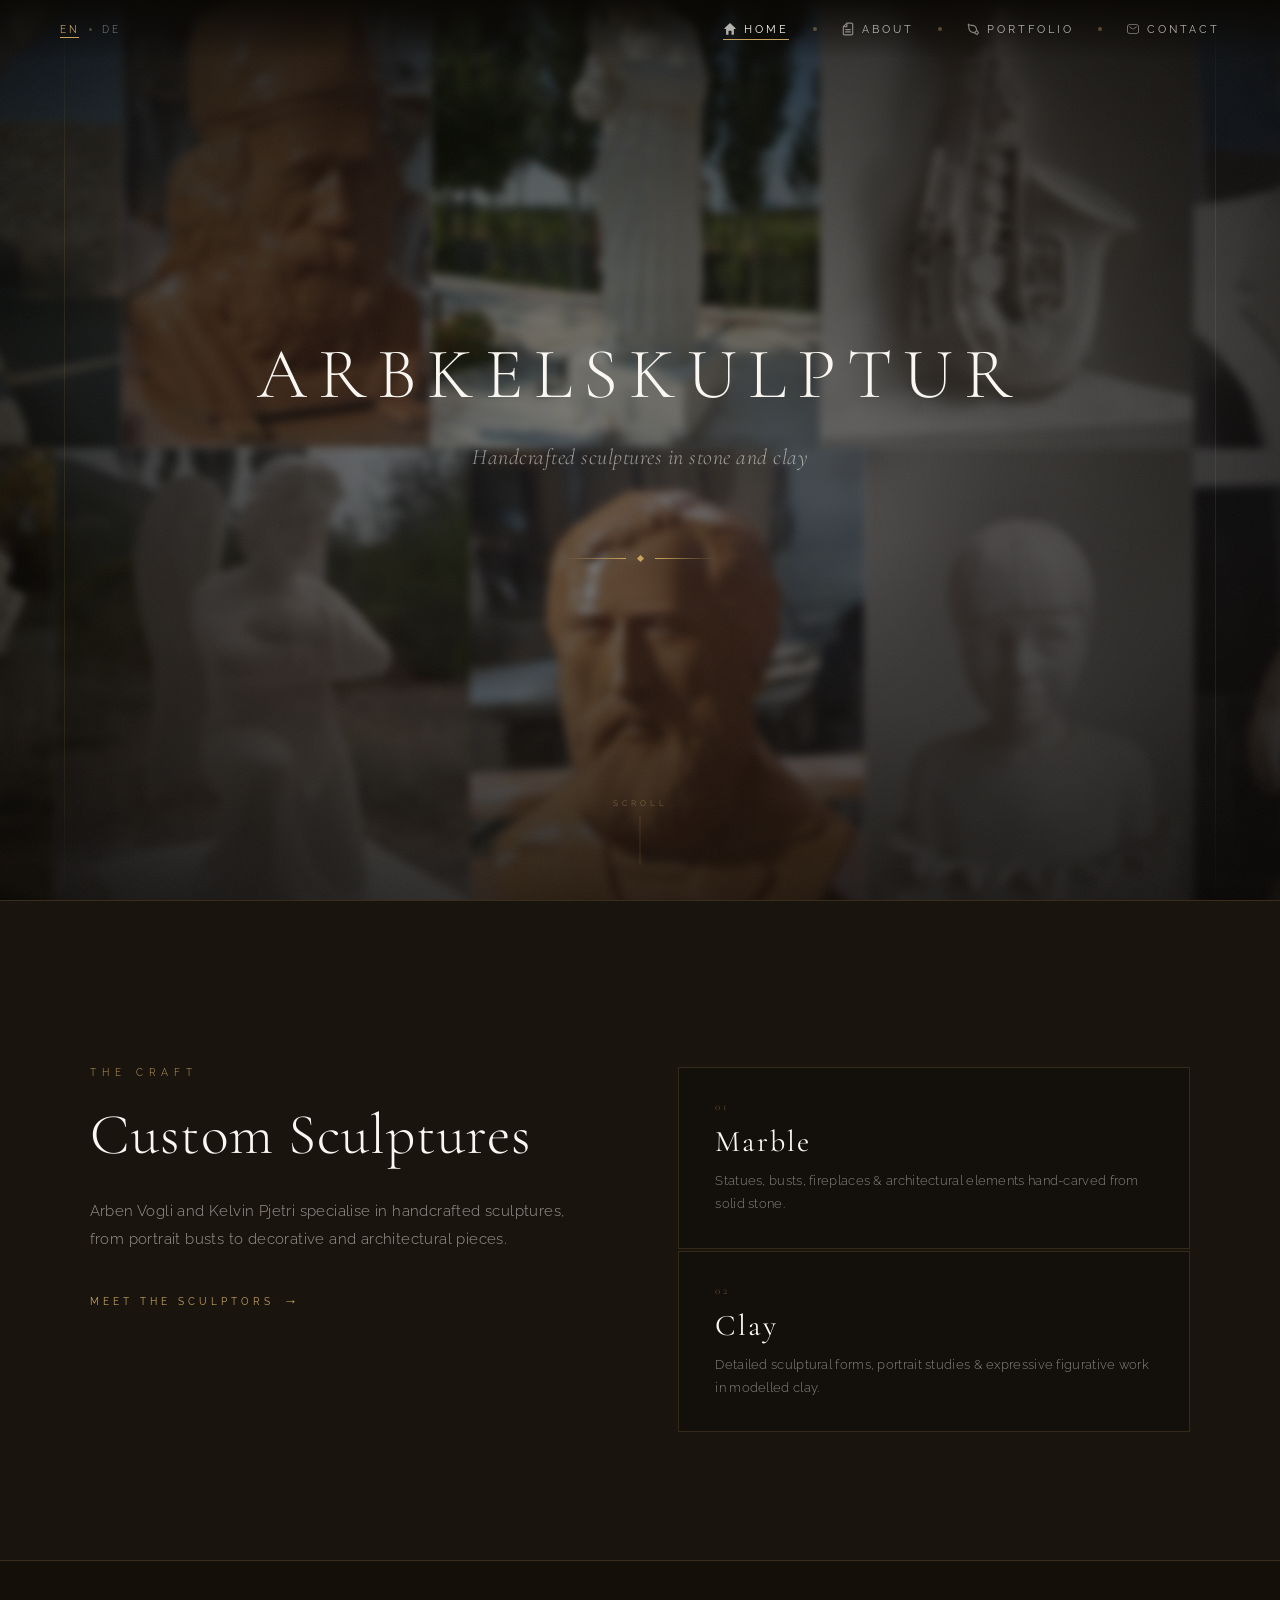
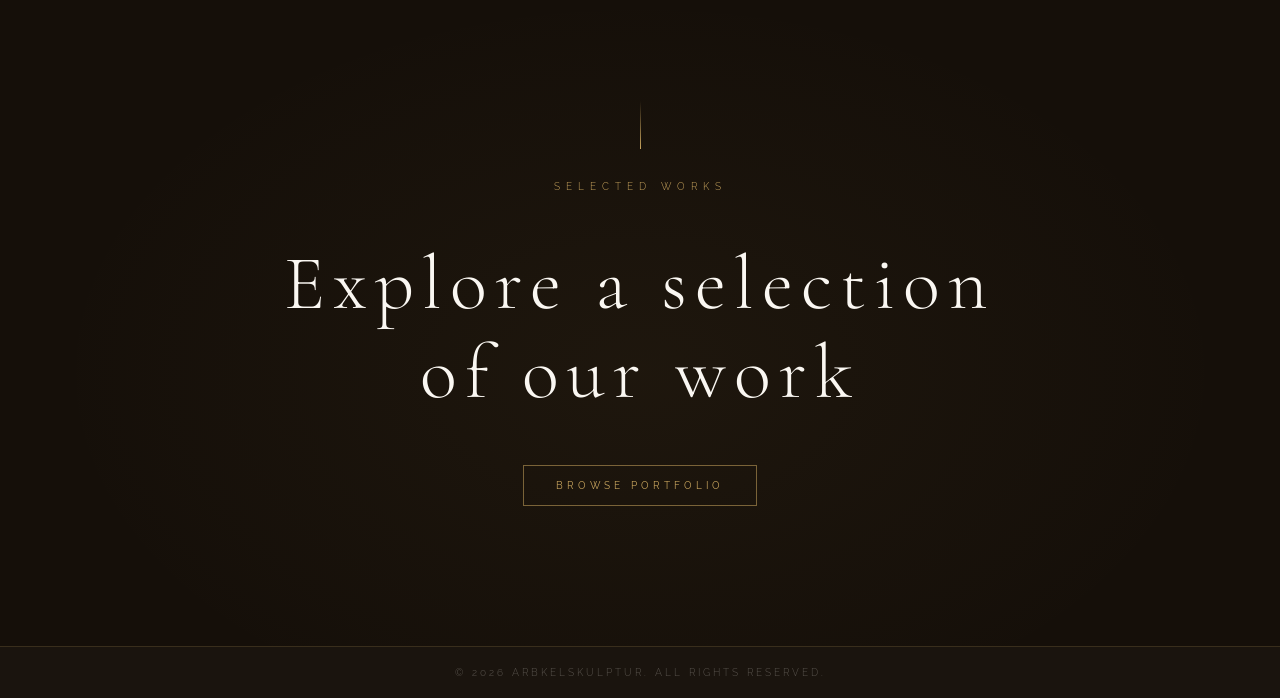
<file: userDashboard/en/home.html>
<!DOCTYPE html>
<html lang="en">
<head>
    <meta charset="UTF-8">
    <meta http-equiv="X-UA-Compatible" content="IE=edge">
    <meta name="viewport" content="width=device-width, initial-scale=1.0">
    <title>ArbKelSkulptur — Stone &amp; Bronze</title>
    <link rel="icon" type="image/png" href="../../assets/images/favicon.png">
    <link rel="icon" type="image/png" sizes="32x32" href="../../assets/images/favicon.png">
    <link rel="icon" type="image/png" sizes="16x16" href="../../assets/images/favicon.png">
    <meta name="description"
          content="Arben Vogli &amp; Kelvin Pjetri — Albanian sculptors specialising in marble carving, clay modelling, and architectural stone work.">
    <link rel="preconnect" href="https://fonts.googleapis.com">
    <link rel="preconnect" href="https://fonts.gstatic.com" crossorigin>
    <link href="https://fonts.googleapis.com/css2?family=Cormorant+Garamond:ital,wght@0,300;0,400;0,600;1,300;1,400&family=Raleway:wght@200;300;400;500&display=swap"
          rel="stylesheet">
    <link rel="stylesheet" type="text/css" href="../../assets/css/home.css">
</head>
<body>

<!-- ── SVG SPRITE ── -->
<svg xmlns="http://www.w3.org/2000/svg" style="display:none;">
    <symbol id="email" viewBox="0 0 20 21" fill="none">
        <path fill="currentColor" fill-rule="evenodd"
              d="M8.28797 3.20898H11.7146C13.2463 3.20898 14.4596 3.20898 15.4088 3.33648C16.3855 3.46815 17.1763 3.74482 17.8005 4.36815C18.4238 4.99232 18.7005 5.78315 18.8321 6.75982C18.9596 7.70982 18.9596 8.92232 18.9596 10.454V10.5473C18.9596 12.079 18.9596 13.2923 18.8321 14.2415C18.7005 15.2182 18.4238 16.009 17.8005 16.6332C17.1763 17.2565 16.3855 17.5332 15.4088 17.6648C14.4588 17.7923 13.2463 17.7923 11.7146 17.7923H8.28797C6.7563 17.7923 5.54297 17.7923 4.5938 17.6648C3.61714 17.5332 2.8263 17.2565 2.20214 16.6332C1.5788 16.009 1.30214 15.2182 1.17047 14.2415C1.04297 13.2915 1.04297 12.079 1.04297 10.5473V10.454C1.04297 8.92232 1.04297 7.70898 1.17047 6.75982C1.30214 5.78315 1.5788 4.99232 2.20214 4.36815C2.8263 3.74482 3.61714 3.46815 4.5938 3.33648C5.5438 3.20898 6.7563 3.20898 8.28797 3.20898ZM4.75964 4.57565C3.9213 4.68815 3.43797 4.89982 3.08464 5.25232C2.73297 5.60482 2.5213 6.08815 2.4088 6.92648C2.2938 7.78315 2.29214 8.91148 2.29214 10.5007C2.29214 12.0898 2.2938 13.2182 2.4088 14.0757C2.5213 14.9132 2.73297 15.3965 3.08547 15.749C3.43797 16.1015 3.9213 16.3132 4.75964 16.4257C5.6163 16.5407 6.74464 16.5423 8.3338 16.5423H11.6671C13.2563 16.5423 14.3855 16.5407 15.2421 16.4257C16.0796 16.3132 16.563 16.1015 16.9155 15.749C17.268 15.3965 17.4796 14.9132 17.5921 14.0748C17.7071 13.2182 17.7088 12.0898 17.7088 10.5007C17.7088 8.91148 17.7071 7.78315 17.5921 6.92565C17.4796 6.08815 17.268 5.60482 16.9155 5.25232C16.563 4.89982 16.0796 4.68815 15.2413 4.57565C14.3855 4.46065 13.2563 4.45898 11.6671 4.45898H8.3338C6.74464 4.45898 5.61714 4.46065 4.75964 4.57565ZM4.52047 6.76732C4.62658 6.64006 4.77889 6.56014 4.94391 6.54514C5.10892 6.53014 5.27315 6.58128 5.40047 6.68732L7.2013 8.18648C7.9788 8.83398 8.51797 9.28232 8.97464 9.57565C9.41547 9.85898 9.71464 9.95482 10.0021 9.95482C10.2896 9.95482 10.5888 9.85982 11.0296 9.57565C11.4855 9.28232 12.0255 8.83398 12.803 8.18648L14.6021 6.68648C14.7294 6.57965 14.8929 6.52851 15.059 6.54435C15.2252 6.56019 15.3775 6.64011 15.4826 6.7669C15.5877 6.89369 15.6372 7.05743 15.6247 7.22376C15.6122 7.39009 15.5387 7.54427 15.4021 7.64732L13.5721 9.17232C12.833 9.78898 12.2346 10.2873 11.7055 10.6273C11.1555 10.9815 10.6196 11.2048 10.0021 11.2048C9.38464 11.2048 8.8488 10.9807 8.29797 10.6273C7.76964 10.2873 7.1713 9.78815 6.43214 9.17315L4.6013 7.64815C4.46794 7.53554 4.38528 7.37456 4.37271 7.20082C4.36015 7.02708 4.41874 6.85583 4.52047 6.76732Z"
              clip-rule="evenodd"/>
    </symbol>
    <symbol id="paint" viewBox="0 0 24 24" fill="none">
        <path fill-rule="evenodd" clip-rule="evenodd"
              d="M3.27742 2.95051C3.61521 2.70316 4.07132 2.69242 4.42038 2.92359C6.31168 4.17613 7.78416 4.64776 9.89618 4.64776C12.3444 4.64776 14.697 5.16992 16.4208 6.89368C17.0068 7.47968 17.4736 8.26387 17.8439 9.04722C18.2194 9.84167 18.5239 10.6967 18.7621 11.4722C19.0011 12.2502 19.1783 12.9647 19.2958 13.4843C19.354 13.7418 19.3979 13.9527 19.4276 14.1014L21.8491 17.2591C22.4597 18.0554 22.3858 19.1809 21.6763 19.8904L19.8608 21.7059C19.1257 22.441 17.95 22.4904 17.1559 21.8195L14.221 19.3401C14.0759 19.3227 13.8863 19.2983 13.662 19.2654C13.1328 19.188 12.404 19.0631 11.6073 18.8726C10.0785 18.5071 8.05907 17.8477 6.85187 16.6405C4.97789 14.7665 4.31299 12.5616 3.9451 10.3867C3.82041 9.64964 3.72534 8.8826 3.63258 8.13432C3.59115 7.80007 3.55018 7.46956 3.50725 7.14715C3.36482 6.07762 3.19499 5.04126 2.90669 4.032C2.79169 3.62944 2.93964 3.19785 3.27742 2.95051ZM16.1094 18.3172L18.4465 20.2917L20.262 18.4762L18.3907 16.0359L16.1094 18.3172ZM17.4042 14.194C17.3868 14.1126 17.367 14.0227 17.345 13.9255C17.2354 13.4407 17.0706 12.777 16.8502 12.0594C16.6291 11.3393 16.3568 10.5813 16.0357 9.9019C15.7093 9.21141 15.3596 8.6609 15.0066 8.30789C13.8216 7.12289 12.102 6.64776 9.89618 6.64776C8.15648 6.64776 6.74004 6.36263 5.3184 5.71849C5.38314 6.11144 5.43878 6.50037 5.48975 6.88314C5.53805 7.2459 5.58165 7.59799 5.62436 7.94286C5.71409 8.66746 5.79987 9.36022 5.91708 10.0531C6.25593 12.0563 6.81945 13.7796 8.26608 15.2263C9.04222 16.0024 10.5599 16.5659 12.0724 16.9275C12.7963 17.1005 13.4642 17.2152 13.9515 17.2865C14.0683 17.3036 14.1743 17.3181 14.2679 17.3303L17.4042 14.194Z"
              fill="currentColor"/>
    </symbol>
    <symbol id="home" viewBox="0 0 512 512" fill="none">
        <path fill-rule="evenodd" clip-rule="evenodd"
              d="M458.94,230.05L266.16,47.55c-5.7-5.4-14.63-5.4-20.33,0L53.06,230.05c-9.71,9.19-3.2,25.52,10.16,25.52 h50.97v200.61c0,6.81,5.52,12.32,12.32,12.32h62.13c6.81,0,12.32-5.52,12.32-12.32V334.35c0-6.81,5.52-12.32,12.32-12.32h85.41 c6.81,0,12.32,5.52,12.32,12.32v121.83c0,6.81,5.52,12.32,12.32,12.32h62.13c6.81,0,12.32-5.52,12.32-12.32V255.57h50.97 C462.15,255.57,468.65,239.24,458.94,230.05z"
              fill="currentColor"/>
    </symbol>
    <symbol id="document" viewBox="0 0 24 24" fill="none">
        <path fill-rule="evenodd" clip-rule="evenodd"
              d="M9.29289 1.29289C9.48043 1.10536 9.73478 1 10 1H18C19.6569 1 21 2.34315 21 4V20C21 21.6569 19.6569 23 18 23H6C4.34315 23 3 21.6569 3 20V8C3 7.73478 3.10536 7.48043 3.29289 7.29289L9.29289 1.29289ZM18 3H11V8C11 8.55228 10.5523 9 10 9H5V20C5 20.5523 5.44772 21 6 21H18C18.5523 21 19 20.5523 19 20V4C19 3.44772 18.5523 3 18 3ZM6.41421 7H9V4.41421L6.41421 7ZM7 13C7 12.4477 7.44772 12 8 12H16C16.5523 12 17 12.4477 17 13C17 13.5523 16.5523 14 16 14H8C7.44772 14 7 13.5523 7 13ZM7 17C7 16.4477 7.44772 16 8 16H16C16.5523 16 17 16.4477 17 17C17 17.5523 16.5523 18 16 18H8C7.44772 18 7 17.5523 7 17Z"
              fill="currentColor"/>
    </symbol>
    <symbol id="arrow-down" viewBox="0 0 24 24" fill="none">
        <path d="M12 5v14M5 12l7 7 7-7" stroke="currentColor" stroke-width="1.2" stroke-linecap="round"
              stroke-linejoin="round"/>
    </symbol>
</svg>

<!-- ── NAV ── -->
<header id="header">
    <nav>
        <!-- Language switcher -->
        <div class="lang-switcher">
            <span class="lang-btn lang-active" aria-current="true">EN</span>
            <span class="lang-dot"></span>
            <a href="../de/home.html" class="lang-btn">DE</a>
        </div>
        <ul>
            <li><a href="home.html" class="nav-active">
                <svg>
                    <use href="#home"></use>
                </svg>
                Home</a></li>
            <li><a href="about.html">
                <svg>
                    <use href="#document"></use>
                </svg>
                About</a></li>
            <li><a href="works.html">
                <svg>
                    <use href="#paint"></use>
                </svg>
                Portfolio</a></li>
            <li><a href="contact.html">
                <svg>
                    <use href="#email"></use>
                </svg>
                Contact</a></li>
        </ul>
    </nav>
</header>

<!-- ── HERO ── -->
<section id="hero">

    <!-- Background layer: image + breathe -->
    <div class="hero-bg" aria-hidden="true">
        <div class="hero-bg-img"></div>
        <!-- layered overlays -->
        <div class="hero-overlay-base"></div>
        <div class="hero-overlay-vignette"></div>
        <div class="hero-overlay-grain"></div>
    </div>

    <!-- Decorative vertical rules -->
    <div class="hero-rule hero-rule-left" aria-hidden="true"></div>
    <div class="hero-rule hero-rule-right" aria-hidden="true"></div>

    <!-- Content -->
    <div class="hero-content">

        <h1 class="hero-title">
            <span class="hero-title-line">ARBKELSKULPTUR</span>
        </h1>

        <p class="hero-subtitle">
            Handcrafted sculptures in stone and clay
        </p>

        <!-- bottom ornament -->
        <div class="hero-ornament hero-ornament--bottom" aria-hidden="true">
            <span class="ornament-line"></span>
            <span class="ornament-diamond"></span>
            <span class="ornament-line"></span>
        </div>
    </div>

    <!-- Scroll indicator -->
    <div class="hero-scroll" aria-hidden="true">
        <span class="scroll-label">Scroll</span>
        <div class="scroll-track">
            <div class="scroll-dot"></div>
        </div>
    </div>

</section>

<!-- ── STATEMENT SECTION ── -->
<section id="statement">

    <div class="statement-inner">

        <!-- left column: quote / craft description -->
        <div class="statement-col statement-col--text">
            <span class="section-eyebrow">The Craft</span>
            <h2 class="statement-heading">Custom Sculptures</h2>
            <p class="statement-body">
                Arben Vogli and Kelvin Pjetri specialise in handcrafted sculptures, from portrait busts
                to decorative and architectural pieces.
            </p>
            <a href="about.html" class="statement-link">
                Meet the sculptors
                <span class="statement-link-arrow">→</span>
            </a>
        </div>

        <!-- right column: material cards -->
        <div class="statement-col statement-col--cards">
            <div class="material-card">
                <span class="material-num">01</span>
                <h3 class="material-name">Marble</h3>
                <p class="material-desc">Statues, busts, fireplaces &amp; architectural elements hand-carved from solid
                    stone.</p>
            </div>
            <div class="material-card">
                <span class="material-num">02</span>
                <h3 class="material-name">Clay</h3>
                <p class="material-desc">Detailed sculptural forms, portrait studies &amp; expressive figurative work in
                    modelled clay.</p>
            </div>
        </div>

    </div>

</section>

<!-- ── PORTFOLIO TEASER ── -->
<section id="teaser">
    <div class="teaser-inner">
        <span class="section-eyebrow">Selected Works</span>
        <h2 class="teaser-heading">Explore a selection<br>of our work</h2>
        <a href="works.html" class="cta-primary cta-primary--light">Browse Portfolio</a>
    </div>
</section>

<!-- ── FOOTER ── -->
<footer class="site-footer">
    &copy; 2026 ArbKelSkulptur. All rights reserved.
</footer>

</body>
</html>
</file>
<file: assets/css/language-select.css>
/* ── RESET ── */
*, *::before, *::after {
    margin: 0;
    padding: 0;
    box-sizing: border-box;
}

:root {
    --gold:      #C8A45D;
    --gold-lt:   #DFC08A;
    --cream:     #FAF7F2;
    --dark:      #0E0B08;
    --dark-card: #140F09;
    --border:    rgba(200,164,93,0.18);
}

html, body {
    height: 100%;
    background: var(--dark);
    color: var(--cream);
    overflow-x: hidden;
    overflow-y: auto;
}

/* ── FULL-PAGE LAYOUT ── */
.language-selection {
    width: 100%;
    min-height: 100vh;
    display: flex;
    flex-direction: column;
    align-items: center;
    justify-content: center;
    position: relative;
    padding: 60px 0 0;
}

/* subtle radial gold glow */
.language-selection::before {
    content: "";
    position: absolute;
    inset: 0;
    background: radial-gradient(ellipse at 50% 55%, rgba(200,164,93,0.06) 0%, transparent 65%);
    pointer-events: none;
}

.container {
    position: relative;
    flex: 1;
    width: 100%;
    max-width: 700px;
    padding: 0 40px;
    text-align: center;
    display: flex;
    flex-direction: column;
    align-items: center;
    justify-content: center;
    padding-bottom: 40px;
}

/* ── EYEBROW ── */
.eyebrow {
    font-family: 'Raleway', sans-serif;
    font-size: 10px;
    font-weight: 300;
    letter-spacing: 6px;
    text-transform: uppercase;
    color: var(--gold);
    display: block;
    margin-bottom: 20px;
    opacity: 0;
    animation: fadeUp 0.9s ease forwards 0.1s;
}

/* ── TITLE — never wraps, scales to fit ── */
.welcome-title {
    font-family: 'Cormorant Garamond', serif;
    /* clamp: min 28px, fluid 7vw, max 80px — keeps it on one line */
    font-size: clamp(28px, 7vw, 80px);
    font-weight: 300;
    letter-spacing: 0.12em;
    line-height: 1;
    color: var(--cream);
    white-space: nowrap;          /* never allow line break */
    opacity: 0;
    animation: fadeUp 1s ease forwards 0.35s;
}

/* ── GOLD RULE ── */
.title-rule {
    width: 1px;
    height: 50px;
    background: linear-gradient(to bottom, transparent, var(--gold), transparent);
    margin: 28px auto;
    opacity: 0;
    animation: fadeIn 1s ease forwards 0.8s;
}

/* ── SUBTITLE ── */
.subtitle {
    font-family: 'Raleway', sans-serif;
    font-size: 11px;
    font-weight: 300;
    letter-spacing: 5px;
    text-transform: uppercase;
    color: rgba(250,247,242,0.45);
    margin-bottom: 52px;
    opacity: 0;
    animation: fadeUp 0.9s ease forwards 1s;
}

/* ── LANGUAGE CARDS ── */
.language-options {
    display: grid;
    grid-template-columns: repeat(2, 1fr);
    gap: 20px;
    width: 100%;
    max-width: 480px;
    opacity: 0;
    animation: fadeUp 0.9s ease forwards 1.2s;
}

.language-card {
    display: flex;
    flex-direction: column;
    align-items: center;
    gap: 12px;
    padding: 40px 24px;
    text-decoration: none;
    background: var(--dark-card);
    border: 1px solid var(--border);
    transition: border-color 0.3s ease, transform 0.3s ease, background 0.3s ease;
}

.language-card:hover {
    border-color: rgba(200,164,93,0.55);
    transform: translateY(-4px);
    background: rgba(200,164,93,0.04);
}

.flag-icon {
    font-family: 'Cormorant Garamond', serif;
    font-size: 13px;
    font-weight: 400;
    letter-spacing: 4px;
    color: var(--gold);
    border: 1px solid rgba(200,164,93,0.4);
    border-radius: 50%;
    width: 50px;
    height: 50px;
    display: flex;
    align-items: center;
    justify-content: center;
    margin-bottom: 6px;
    transition: border-color 0.3s, background 0.3s;
}

.language-card:hover .flag-icon {
    border-color: var(--gold);
    background: rgba(200,164,93,0.08);
}

.language-card h2 {
    font-family: 'Cormorant Garamond', serif;
    font-size: clamp(20px, 2.5vw, 28px);
    font-weight: 300;
    letter-spacing: 3px;
    color: var(--cream);
    transition: color 0.3s;
}

.language-card:hover h2 { color: var(--gold-lt); }

.language-card p {
    font-family: 'Raleway', sans-serif;
    font-size: 10px;
    font-weight: 300;
    letter-spacing: 2px;
    text-transform: uppercase;
    color: rgba(250,247,242,0.4);
    transition: color 0.3s;
}

.language-card:hover p { color: rgba(250,247,242,0.65); }

/* ── FOOTER ── */
.site-footer {
    position: relative;
    z-index: 1;
    width: 100%;
    padding: 20px 40px;
    border-top: 1px solid var(--border);
    text-align: center;
    font-family: 'Raleway', sans-serif;
    font-size: 10px;
    font-weight: 300;
    letter-spacing: 3px;
    text-transform: uppercase;
    color: rgba(250,247,242,0.28);
}

/* ── ANIMATIONS ── */
@keyframes fadeUp {
    from { opacity: 0; transform: translateY(22px); }
    to   { opacity: 1; transform: translateY(0); }
}

@keyframes fadeIn {
    from { opacity: 0; }
    to   { opacity: 1; }
}

/* ── RESPONSIVE ── */
@media (max-width: 640px) {
    .container { padding: 0 24px 32px; }

    /* fluid font already handles most cases; just tighten spacing */
    .welcome-title { letter-spacing: 0.06em; }

    .subtitle {
        letter-spacing: 3px;
        margin-bottom: 36px;
    }

    .language-options {
        max-width: 100%;
        gap: 14px;
    }

    .language-card { padding: 28px 16px; }

    .site-footer { padding: 18px 24px; letter-spacing: 2px; }
}

@media (max-width: 380px) {
    /* stack cards on very small screens */
    .language-options {
        grid-template-columns: 1fr;
        max-width: 240px;
    }

    .subtitle { font-size: 9px; letter-spacing: 2px; }
}
</file>
<file: assets/css/contacts.css>
/* ── RESET ── */
*, *::before, *::after {
    margin: 0;
    padding: 0;
    box-sizing: border-box;
}

:root {
    --gold:       #C8A45D;
    --gold-lt:    #DFC08A;
    --gold-dim:   rgba(200,164,93,0.18);
    --cream:      #FAF7F2;
    --dark:       #0E0B08;
    --dark-mid:   #1A140E;
    --dark-panel: #150F09;
    --dark-card:  #130E08;
    --muted:      rgba(250,247,242,0.45);
    --border:     rgba(200,164,93,0.18);
}

html, body {
    background: var(--dark);
    color: var(--cream);
    overflow-x: hidden;
    scroll-behavior: smooth;
}


/* ══════════════════════════════════════
   NAV
══════════════════════════════════════ */
.site-header {
    position: fixed;
    top: 0; left: 0;
    width: 100%;
    z-index: 100;
    background: linear-gradient(to bottom, rgba(10,8,5,0.90), transparent);
}

nav {
    display: flex;
    justify-content: space-between;
    align-items: center;
    padding: 22px 60px;
}

/* ── Language switcher ── */
.lang-switcher {
    display: flex;
    align-items: center;
}

.lang-dot {
    width: 3px;
    height: 3px;
    border-radius: 50%;
    background: rgba(200,164,93,0.35);
    margin: 0 10px;
    flex-shrink: 0;
}

.lang-btn {
    background: none;
    border: none;
    font-family: 'Raleway', sans-serif;
    font-size: 10px;
    font-weight: 400;
    letter-spacing: 2.5px;
    text-transform: uppercase;
    color: rgba(250,247,242,0.4);
    cursor: pointer;
    padding: 0;
    text-decoration: none;
    transition: color 0.3s;
    position: relative;
}

.lang-btn::after {
    content: "";
    position: absolute;
    left: 0;
    bottom: -3px;
    width: 0;
    height: 1px;
    background: var(--gold);
    transition: width 0.3s ease;
}

.lang-btn:hover { color: var(--cream); }
.lang-btn:hover::after { width: 100%; }

.lang-btn.lang-active {
    color: var(--gold);
    cursor: default;
    pointer-events: none;
}

.lang-btn.lang-active::after {
    width: 100%;
}

.nav-list {
    display: flex;
    align-items: center;
    list-style: none;
}

.nav-list li {
    display: inline-flex;
    align-items: center;
    position: relative;
}

.nav-list li:not(:last-child)::after {
    content: "";
    width: 4px; height: 4px;
    border-radius: 50%;
    background: rgba(200,164,93,0.4);
    margin: 0 24px;
    display: inline-block;
    flex-shrink: 0;
}

.nav-list a {
    display: inline-flex;
    align-items: center;
    gap: 7px;
    text-decoration: none;
    color: rgba(250,247,242,0.7);
    font-family: 'Raleway', sans-serif;
    font-size: 11px;
    font-weight: 400;
    letter-spacing: 3px;
    text-transform: uppercase;
    position: relative;
    transition: color 0.3s ease;
    white-space: nowrap;
}

.nav-list a::after {
    content: "";
    position: absolute;
    left: 0; bottom: -4px;
    width: 0; height: 1px;
    background: var(--gold);
    transition: width 0.35s ease;
}

.nav-list a:hover,
.nav-list a.nav-active { color: var(--cream); }

.nav-list a:hover::after,
.nav-list a.nav-active::after { width: 100%; }

.nav-list a svg {
    width: 14px; height: 14px;
    fill: currentColor;
    opacity: 0.7;
    flex-shrink: 0;
}


/* ══════════════════════════════════════
   HERO
══════════════════════════════════════ */
.contact-hero {
    min-height: 100vh;
    display: flex;
    flex-direction: column;
    align-items: center;
    justify-content: center;
    text-align: center;
    position: relative;
    background: var(--dark);
    overflow: hidden;
}

.hero-glow {
    position: absolute;
    inset: 0;
    background:
            radial-gradient(ellipse 70% 55% at 50% 60%, rgba(200,164,93,0.055) 0%, transparent 70%);
    pointer-events: none;
}

.title-eyebrow {
    font-family: 'Raleway', sans-serif;
    font-size: 10px;
    font-weight: 300;
    letter-spacing: 6px;
    text-transform: uppercase;
    color: var(--gold);
    display: block;
    margin-bottom: 20px;
    opacity: 0;
    animation: fadeUp 0.9s ease forwards 0.2s;
}

.page-title {
    font-family: 'Cormorant Garamond', serif;
    font-size: clamp(50px, 9vw, 120px);
    font-weight: 300;
    letter-spacing: 8px;
    color: var(--cream);
    line-height: 1;
    opacity: 0;
    animation: fadeUp 1s ease forwards 0.45s;
}

.title-rule {
    width: 1px;
    height: 50px;
    background: linear-gradient(to bottom, transparent, var(--gold), transparent);
    margin: 32px auto 0;
    opacity: 0;
    animation: fadeIn 1s ease forwards 0.9s;
}

.scroll-hint {
    position: absolute;
    bottom: 36px;
    left: 50%;
    transform: translateX(-50%);
    display: flex;
    flex-direction: column;
    align-items: center;
    gap: 8px;
    font-family: 'Raleway', sans-serif;
    font-size: 8px;
    letter-spacing: 3px;
    text-transform: uppercase;
    color: rgba(250,247,242,0.3);
    opacity: 0;
    animation: fadeIn 1s ease forwards 1.3s;
}

.scroll-hint::after {
    content: "";
    display: block;
    width: 1px; height: 36px;
    background: linear-gradient(to bottom, var(--gold), transparent);
    animation: pulse 2.2s ease-in-out infinite;
}


/* ══════════════════════════════════════
   CONTACT BODY
══════════════════════════════════════ */
.contact-section {
    background: var(--dark-mid);
    border-top: 1px solid var(--border);
    padding: 100px 60px 100px;
}

/* Two-column grid: info | divider | form */
.contact-grid {
    max-width: 1200px;
    margin: 0 auto;
    display: grid;
    grid-template-columns: 1fr 1px 1fr;
    gap: 0 60px;
    align-items: start;
}

/* Vertical gold rule between columns */
.col-divider {
    width: 1px;
    background: linear-gradient(to bottom, transparent, var(--gold) 30%, var(--gold) 70%, transparent);
    align-self: stretch;
    min-height: 100%;
}


/* ── Shared section labels ── */
.section-label {
    font-family: 'Raleway', sans-serif;
    font-size: 10px;
    font-weight: 300;
    letter-spacing: 6px;
    text-transform: uppercase;
    color: var(--gold);
    display: block;
    margin-bottom: 14px;
}

.section-heading {
    font-family: 'Cormorant Garamond', serif;
    font-size: clamp(30px, 4vw, 48px);
    font-weight: 300;
    letter-spacing: 4px;
    color: var(--cream);
    margin-bottom: 28px;
    position: relative;
    padding-bottom: 24px;
}

.section-heading::after {
    content: "";
    position: absolute;
    left: 0; bottom: 0;
    width: 50px; height: 1px;
    background: var(--gold);
}


/* ══════════════════════════════════════
   INFO COLUMN
══════════════════════════════════════ */
.contact-info {
    padding-right: 10px;
}

.intro-text {
    font-family: 'Raleway', sans-serif;
    font-size: 13px;
    font-weight: 300;
    letter-spacing: 0.5px;
    line-height: 1.9;
    color: var(--muted);
    margin-bottom: 48px;
}

.info-items {
    display: flex;
    flex-direction: column;
    gap: 14px;
}

.info-item {
    display: flex;
    align-items: flex-start;
    gap: 20px;
    padding: 22px 24px;
    background: var(--dark-card);
    border: 1px solid var(--border);
    transition: border-color 0.3s, transform 0.3s;
}

.info-item:hover {
    border-color: rgba(200,164,93,0.45);
    transform: translateX(4px);
}

.icon-wrapper {
    width: 40px; height: 40px;
    border: 1px solid rgba(200,164,93,0.3);
    border-radius: 50%;
    display: flex;
    align-items: center;
    justify-content: center;
    flex-shrink: 0;
    transition: border-color 0.3s, background 0.3s;
}

.info-item:hover .icon-wrapper {
    border-color: var(--gold);
    background: rgba(200,164,93,0.07);
}

.icon-wrapper svg {
    width: 16px; height: 16px;
    fill: var(--gold);
}

.info-text h3 {
    font-family: 'Raleway', sans-serif;
    font-size: 9px;
    font-weight: 400;
    letter-spacing: 3px;
    text-transform: uppercase;
    color: var(--gold);
    margin-bottom: 5px;
}

.info-text p,
.info-text a {
    font-family: 'Raleway', sans-serif;
    font-size: clamp(12px, 1.3vw, 14px);
    font-weight: 300;
    letter-spacing: 0.3px;
    color: rgba(250,247,242,0.62);
    text-decoration: none;
    line-height: 1.6;
    transition: color 0.3s;
}

.info-text a:hover { color: var(--gold-lt); }


/* ══════════════════════════════════════
   FORM COLUMN
══════════════════════════════════════ */
.contact-form-col {
    padding-left: 10px;
}

.contact-form {
    display: flex;
    flex-direction: column;
    gap: 20px;
}

/* Name + Email row — side by side */
.form-row {
    display: grid;
    grid-template-columns: 1fr 1fr;
    gap: 20px;
}

.form-group {
    display: flex;
    flex-direction: column;
    gap: 8px;
}

.form-group label {
    font-family: 'Raleway', sans-serif;
    font-size: 9px;
    font-weight: 400;
    letter-spacing: 3px;
    text-transform: uppercase;
    color: rgba(250,247,242,0.5);
    transition: color 0.3s;
}

.form-group:focus-within label {
    color: var(--gold);
}

.form-group input,
.form-group textarea {
    width: 100%;
    background: var(--dark-card);
    border: 1px solid var(--border);
    color: var(--cream);
    font-family: 'Raleway', sans-serif;
    font-size: 13px;
    font-weight: 300;
    letter-spacing: 0.5px;
    padding: 14px 16px;
    outline: none;
    transition: border-color 0.3s, background 0.3s;
    appearance: none;
    -webkit-appearance: none;
    border-radius: 0;
    resize: none;
}

.form-group input::placeholder,
.form-group textarea::placeholder {
    color: rgba(250,247,242,0.2);
    font-style: italic;
}

.form-group input:focus,
.form-group textarea:focus {
    border-color: rgba(200,164,93,0.55);
    background: rgba(20,15,9,0.9);
}

/* Error state */
.form-group input.input-error,
.form-group textarea.input-error {
    border-color: rgba(220,80,80,0.6);
}

/* Submit button */
.form-submit {
    display: inline-flex;
    align-items: center;
    justify-content: center;
    gap: 10px;
    align-self: flex-start;
    padding: 14px 36px;
    background: transparent;
    border: 1px solid rgba(200,164,93,0.55);
    color: var(--gold);
    font-family: 'Raleway', sans-serif;
    font-size: 10px;
    font-weight: 400;
    letter-spacing: 3.5px;
    text-transform: uppercase;
    cursor: pointer;
    transition: background 0.3s, border-color 0.3s, color 0.3s;
    position: relative;
    overflow: hidden;
}

.form-submit:hover:not(:disabled) {
    background: rgba(200,164,93,0.1);
    border-color: var(--gold);
    color: var(--gold-lt);
}

/* button icon slots */
.form-submit svg {
    width: 14px; height: 14px;
    stroke: currentColor;
    fill: none;
    flex-shrink: 0;
    transition: opacity 0.2s, transform 0.2s;
}

/* default: show send icon + "Send Message", hide check + "Sending…" */
.btn-icon-check   { display: none; }
.btn-label-sending { display: none; }

/* loading state */
.form-submit.is-loading .btn-label        { display: none; }
.form-submit.is-loading .btn-label-sending { display: inline; }
.form-submit.is-loading { opacity: 0.7; cursor: wait; }

/* sent state */
.form-submit.is-sent .btn-icon-send  { display: none; }
.form-submit.is-sent .btn-icon-check { display: inline; }
.form-submit.is-sent .btn-label      { display: none; }
.form-submit.is-sent .btn-label-sending { display: none; }
.form-submit.is-sent::after {
    content: "Message Sent";
    font-family: 'Raleway', sans-serif;
    font-size: 10px;
    letter-spacing: 3.5px;
    text-transform: uppercase;
}
.form-submit.is-sent {
    border-color: rgba(200,164,93,0.45);
    color: var(--gold);
}

/* Feedback messages */
.form-feedback {
    font-family: 'Raleway', sans-serif;
    font-size: 12px;
    font-weight: 300;
    letter-spacing: 0.5px;
    line-height: 1.6;
    display: none;
    padding: 14px 18px;
    border-left: 2px solid var(--gold);
}

.form-feedback.visible { display: block; }

.form-success {
    color: rgba(200,164,93,0.85);
    background: rgba(200,164,93,0.06);
}

.form-error {
    color: rgba(220,100,100,0.85);
    background: rgba(220,80,80,0.06);
    border-left-color: rgba(220,80,80,0.5);
}


/* ── FOOTER ── */
.site-footer {
    background: var(--dark-mid);
    border-top: 1px solid var(--border);
    width: 100%;
    padding: 20px 40px;
    text-align: center;
    font-family: 'Raleway', sans-serif;
    font-size: clamp(8px, 2.5vw, 10px);
    letter-spacing: clamp(1px, 0.5vw, 3px);
    font-weight: 300;
    text-transform: uppercase;
    color: rgba(250,247,242,0.28);
}


/* ── ANIMATIONS ── */
@keyframes fadeUp {
    from { opacity: 0; transform: translateY(22px); }
    to   { opacity: 1; transform: translateY(0); }
}
@keyframes fadeIn {
    from { opacity: 0; }
    to   { opacity: 1; }
}
@keyframes pulse {
    0%, 100% { opacity: 0.25; }
    50%       { opacity: 1; }
}


/* ══════════════════════════════════════
   RESPONSIVE
══════════════════════════════════════ */

/* ── Tablet ── */
@media (max-width: 1024px) {
    nav { padding: 20px 36px; }
    .nav-list li:not(:last-child)::after { margin: 0 18px; }

    .contact-section { padding: 80px 40px 80px; }

    .contact-grid {
        grid-template-columns: 1fr 1px 1fr;
        gap: 0 44px;
    }

    .contact-info    { padding-right: 0; }
    .contact-form-col { padding-left: 0; }
}

/* ── Stack below 860px ── */
@media (max-width: 860px) {
    .contact-grid {
        grid-template-columns: 1fr;
        gap: 0;
    }

    /* Replace vertical rule with horizontal rule */
    .col-divider {
        width: 100%;
        height: 1px;
        min-height: unset;
        background: linear-gradient(to right, transparent, var(--gold) 30%, var(--gold) 70%, transparent);
        margin: 52px 0;
        align-self: auto;
    }

    .contact-info    { padding-right: 0; }
    .contact-form-col { padding-left: 0; }

    .section-heading::after { left: 0; }
}

/* ── Mobile ── */
@media (max-width: 768px) {
    nav {
        padding: 20px 24px 16px;
        flex-direction: column;
        align-items: center;
        gap: 14px;
    }
    .nav-list li:not(:last-child)::after { margin: 0 14px; }

    .page-title { letter-spacing: 4px; }
    .contact-section { padding: 72px 28px 72px; }

    .form-row {
        grid-template-columns: 1fr;
        gap: 20px;
    }

    .form-submit { align-self: stretch; justify-content: center; }

    .site-footer { padding: 16px 12px; }
}

/* ── Small mobile ── */
@media (max-width: 480px) {
    nav {
        padding: 16px 16px 12px;
        gap: 10px;
    }
    .nav-list li:not(:last-child)::after { margin: 0 10px; width: 3px; height: 3px; }
    .nav-list a { font-size: 9px; letter-spacing: 2px; gap: 5px; }
    .nav-list a svg { width: 12px; height: 12px; }

    .page-title { letter-spacing: 2px; }
    .contact-section { padding: 60px 18px 60px; }

    .info-item { padding: 18px; }

    .col-divider { margin: 40px 0; }

    .site-footer { padding: 16px 12px; }
}
</file>
<file: assets/css/home.css>
/* ══════════════════════════════════════
   RESET & CUSTOM PROPERTIES
   ══════════════════════════════════════ */
*, *::before, *::after {
    margin: 0;
    padding: 0;
    box-sizing: border-box;
}

:root {
    --gold:        #C8A45D;
    --gold-lt:     #DFC08A;
    --cream:       #FAF7F2;
    --dark:        #0E0B08;
    --dark-mid:    #1A140E;
    --dark-panel:  #150F09;
    --muted:       rgba(250,247,242,0.45);
    --border:      rgba(200,164,93,0.18);
    --border-hov:  rgba(200,164,93,0.5);
}

html {
    scroll-behavior: smooth;
    overflow-x: hidden;
}

body {
    background: var(--dark);
    color: var(--cream);
    font-family: 'Raleway', sans-serif;
    overflow-x: hidden;
}

/* ══════════════════════════════════════
   NAV
   ══════════════════════════════════════ */
#header {
    position: fixed;
    top: 0;
    left: 0;
    width: 100%;
    z-index: 100;
    background: linear-gradient(to bottom, rgba(10,8,5,0.88), transparent);
}

nav {
    display: flex;
    justify-content: space-between;
    align-items: center;
    padding: 22px 60px;
}

/* ── Language switcher ── */
.lang-switcher {
    display: flex;
    align-items: center;
}

.lang-dot {
    width: 3px;
    height: 3px;
    border-radius: 50%;
    background: rgba(200,164,93,0.35);
    margin: 0 10px;
    flex-shrink: 0;
}

.lang-btn {
    background: none;
    border: none;
    font-family: 'Raleway', sans-serif;
    font-size: 10px;
    font-weight: 400;
    letter-spacing: 2.5px;
    text-transform: uppercase;
    color: rgba(250,247,242,0.4);
    cursor: pointer;
    padding: 0;
    text-decoration: none;
    transition: color 0.3s;
    position: relative;
}

.lang-btn::after {
    content: "";
    position: absolute;
    left: 0;
    bottom: -3px;
    width: 0;
    height: 1px;
    background: var(--gold);
    transition: width 0.3s ease;
}

.lang-btn:hover { color: var(--cream); }
.lang-btn:hover::after { width: 100%; }

.lang-btn.lang-active {
    color: var(--gold);
    cursor: default;
    pointer-events: none;
}

.lang-btn.lang-active::after {
    width: 100%;
}

nav ul {
    display: flex;
    align-items: center;
    list-style: none;
}

nav ul li {
    display: inline-flex;
    align-items: center;
    position: relative;
}

nav ul li:not(:last-child)::after {
    content: "";
    width: 4px;
    height: 4px;
    border-radius: 50%;
    background: rgba(200,164,93,0.4);
    margin: 0 24px;
    display: inline-block;
    flex-shrink: 0;
}

nav a {
    display: inline-flex;
    align-items: center;
    gap: 7px;
    text-decoration: none;
    color: rgba(250,247,242,0.7);
    font-family: 'Raleway', sans-serif;
    font-size: 11px;
    font-weight: 400;
    letter-spacing: 3px;
    text-transform: uppercase;
    position: relative;
    transition: color 0.3s ease;
    white-space: nowrap;
}

nav a::after {
    content: "";
    position: absolute;
    left: 0;
    bottom: -4px;
    width: 0;
    height: 1px;
    background: var(--gold);
    transition: width 0.35s ease;
}

nav a:hover,
nav a.nav-active { color: var(--cream); }

nav a.nav-active::after,
nav a:hover::after { width: 100%; }

nav a svg {
    width: 14px;
    height: 14px;
    fill: currentColor;
    opacity: 0.7;
    flex-shrink: 0;
}

/* ══════════════════════════════════════
   HERO
   ══════════════════════════════════════ */
#hero {
    position: relative;
    width: 100%;
    height: 100vh;
    min-height: 600px;
    display: flex;
    align-items: center;
    justify-content: center;
    overflow: hidden;
}

/* ── Background ── */
.hero-bg {
    position: absolute;
    inset: 0;
    z-index: 0;
    overflow: hidden;
}

.hero-bg-img {
    position: absolute;
    inset: -6%;
    background: url("../images/bckg.png") center center / cover no-repeat;
    background-color: #1c130b;
    transform-origin: center center;
    animation: breathe 9s ease-in-out infinite;
    will-change: transform;
}

@keyframes breathe {
    0%   { transform: scale(1.00); }
    50%  { transform: scale(1.06); }
    100% { transform: scale(1.00); }
}

.hero-overlay-base {
    position: absolute;
    inset: 0;
    background: rgba(8, 5, 2, 0.52);
}

.hero-overlay-vignette {
    position: absolute;
    inset: 0;
    background: radial-gradient(ellipse at 50% 50%,
    transparent 25%,
    rgba(5, 3, 1, 0.60) 75%,
    rgba(5, 3, 1, 0.85) 100%);
}

.hero-overlay-grain {
    position: absolute;
    inset: 0;
    opacity: 0.055;
    background-image: url("data:image/svg+xml,%3Csvg xmlns='http://www.w3.org/2000/svg' width='300' height='300'%3E%3Cfilter id='noise'%3E%3CfeTurbulence type='fractalNoise' baseFrequency='0.75' numOctaves='4' stitchTiles='stitch'/%3E%3C/filter%3E%3Crect width='300' height='300' filter='url(%23noise)' opacity='1'/%3E%3C/svg%3E");
    pointer-events: none;
}

/* ── Vertical rules ── */
.hero-rule {
    position: absolute;
    top: 0;
    width: 1px;
    height: 100%;
    background: linear-gradient(to bottom,
    transparent 0%,
    rgba(200,164,93,0.12) 20%,
    rgba(200,164,93,0.12) 80%,
    transparent 100%);
    z-index: 1;
    pointer-events: none;
}

.hero-rule-left  { left:  clamp(24px, 5vw, 80px); }
.hero-rule-right { right: clamp(24px, 5vw, 80px); }

/* ── Hero content ── */
.hero-content {
    position: relative;
    z-index: 2;
    text-align: center;
    display: flex;
    flex-direction: column;
    align-items: center;
    padding: 0 2rem;
}

/* ── Main title ──
   "ARBKELSKULPTUR" = 14 characters.
   Font-size and letter-spacing are scaled together so the word never
   overflows its container at any viewport width.                         */
.hero-title {
    font-family: 'Cormorant Garamond', serif;
    font-size: clamp(28px, 5.6vw, 76px);
    font-weight: 300;
    letter-spacing: clamp(3px, 0.9vw, 11px);
    color: var(--cream);
    line-height: 1;
    margin-bottom: 28px;
    text-align: center;
}

.hero-title-line {
    display: block;
    opacity: 0;
    animation: fadeUp 0.9s cubic-bezier(0.22, 0.61, 0.36, 1) forwards;
    animation-delay: 0.5s;
}

/* ── Subtitle ── */
.hero-subtitle {
    font-family: 'Cormorant Garamond', serif;
    font-style: italic;
    font-size: clamp(16px, 2.2vw, 22px);
    font-weight: 300;
    line-height: 1.7;
    letter-spacing: 0.5px;
    color: rgba(250,247,242,0.55);
    max-width: 500px;
    margin-bottom: 44px;
    opacity: 0;
    animation: fadeUp 0.8s ease forwards;
    animation-delay: 0.75s;
}

/* ── CTA ── */
.hero-ctas {
    display: flex;
    align-items: center;
    gap: 32px;
    flex-wrap: wrap;
    justify-content: center;
    opacity: 0;
    animation: fadeUp 0.8s ease forwards;
    animation-delay: 0.95s;
}

.cta-primary {
    display: inline-flex;
    align-items: center;
    gap: 10px;
    text-decoration: none;
    font-family: 'Raleway', sans-serif;
    font-size: 10px;
    font-weight: 400;
    letter-spacing: 4px;
    text-transform: uppercase;
    color: var(--dark);
    background: var(--gold);
    padding: 14px 32px;
    border: 1px solid var(--gold);
    transition: background 0.35s ease, color 0.35s ease, letter-spacing 0.35s ease;
}

.cta-primary:hover {
    background: transparent;
    color: var(--gold);
    letter-spacing: 5px;
}

/* ── Bottom ornament ── */
.hero-ornament--bottom {
    display: flex;
    align-items: center;
    gap: 12px;
    margin-top: 36px;
    opacity: 0;
    animation: fadeUp 0.8s ease forwards;
    animation-delay: 1.1s;
    transform: rotate(180deg);
}

.ornament-line {
    display: block;
    width: 60px;
    height: 1px;
    background: linear-gradient(to right, transparent, var(--gold));
}

.hero-ornament--bottom .ornament-line:last-child {
    background: linear-gradient(to left, transparent, var(--gold));
}

.ornament-diamond {
    display: block;
    width: 5px;
    height: 5px;
    background: var(--gold);
    transform: rotate(45deg);
    flex-shrink: 0;
}

/* ── Scroll indicator ── */
.hero-scroll {
    position: absolute;
    bottom: 36px;
    left: 50%;
    transform: translateX(-50%);
    z-index: 2;
    display: flex;
    flex-direction: column;
    align-items: center;
    gap: 8px;
    opacity: 0;
    animation: fadeIn 1s ease forwards;
    animation-delay: 1.8s;
}

.scroll-label {
    font-family: 'Raleway', sans-serif;
    font-size: 8px;
    letter-spacing: 4px;
    text-transform: uppercase;
    color: rgba(200,164,93,0.45);
}

.scroll-track {
    width: 1px;
    height: 48px;
    background: rgba(200,164,93,0.18);
    position: relative;
    overflow: hidden;
}

.scroll-dot {
    position: absolute;
    top: -6px;
    left: -2px;
    width: 5px;
    height: 5px;
    border-radius: 50%;
    background: var(--gold);
    animation: scrollDrop 2.2s ease-in-out infinite;
    animation-delay: 2s;
}

@keyframes scrollDrop {
    0%   { top: -6px; opacity: 0; }
    20%  { opacity: 1; }
    80%  { opacity: 1; }
    100% { top: 48px; opacity: 0; }
}

/* ══════════════════════════════════════
   SHARED ANIMATIONS
   ══════════════════════════════════════ */
@keyframes fadeUp {
    from { opacity: 0; transform: translateY(22px); }
    to   { opacity: 1; transform: translateY(0); }
}

@keyframes fadeIn {
    from { opacity: 0; }
    to   { opacity: 1; }
}

/* ══════════════════════════════════════
   STATEMENT SECTION
   ══════════════════════════════════════ */
#statement {
    background: var(--dark-mid);
    border-top: 1px solid var(--border);
    border-bottom: 1px solid var(--border);
    padding: clamp(72px, 10vw, 130px) clamp(28px, 7vw, 100px);
}

.statement-inner {
    max-width: 1200px;
    margin: 0 auto;
    display: grid;
    grid-template-columns: 1fr 1fr;
    gap: clamp(40px, 6vw, 100px);
    align-items: start;
}

.section-eyebrow {
    display: block;
    font-family: 'Raleway', sans-serif;
    font-size: 10px;
    font-weight: 300;
    letter-spacing: 6px;
    text-transform: uppercase;
    color: var(--gold);
    margin-bottom: 24px;
}

.statement-heading {
    font-family: 'Cormorant Garamond', serif;
    font-size: clamp(32px, 4.5vw, 58px);
    font-weight: 300;
    line-height: 1.15;
    letter-spacing: 1px;
    color: var(--cream);
    margin-bottom: 28px;
}

.statement-heading em {
    font-style: italic;
    color: rgba(250,247,242,0.65);
}

.statement-body {
    font-family: 'Raleway', sans-serif;
    font-size: clamp(13px, 1.4vw, 15px);
    font-weight: 300;
    line-height: 1.9;
    letter-spacing: 0.4px;
    color: rgba(250,247,242,0.58);
    margin-bottom: 36px;
}

.statement-link {
    display: inline-flex;
    align-items: center;
    gap: 10px;
    text-decoration: none;
    font-family: 'Raleway', sans-serif;
    font-size: 10px;
    font-weight: 400;
    letter-spacing: 4px;
    text-transform: uppercase;
    color: var(--gold);
    position: relative;
    padding-bottom: 4px;
    transition: gap 0.3s ease, color 0.3s ease;
}

.statement-link::after {
    content: "";
    position: absolute;
    left: 0;
    bottom: 0;
    width: 0;
    height: 1px;
    background: var(--gold);
    transition: width 0.4s ease;
}

.statement-link:hover { gap: 16px; }
.statement-link:hover::after { width: calc(100% - 26px); }

.statement-link-arrow {
    font-size: 14px;
    transition: transform 0.3s ease;
}

.statement-link:hover .statement-link-arrow {
    transform: translateX(4px);
}

/* ── Material cards ── */
.statement-col--text {
    padding-top: clamp(0px, 3vw, 48px);
}

.statement-col--cards {
    display: flex;
    flex-direction: column;
    gap: 2px;
    padding-top: clamp(0px, 3vw, 48px);
}

.material-card {
    padding: 32px 36px;
    border: 1px solid var(--border);
    background: rgba(14,11,8,0.55);
    position: relative;
    transition: border-color 0.4s ease, background 0.4s ease;
}

.material-card::before {
    content: "";
    position: absolute;
    left: 0;
    top: 0;
    width: 2px;
    height: 0;
    background: linear-gradient(to bottom, var(--gold), transparent);
    transition: height 0.5s ease;
}

.material-card:hover {
    border-color: var(--border-hov);
    background: rgba(20,14,9,0.75);
}

.material-card:hover::before { height: 100%; }

.material-num {
    display: block;
    font-family: 'Cormorant Garamond', serif;
    font-size: 11px;
    font-weight: 300;
    letter-spacing: 3px;
    color: rgba(200,164,93,0.45);
    margin-bottom: 10px;
}

.material-name {
    font-family: 'Cormorant Garamond', serif;
    font-size: clamp(22px, 2.5vw, 30px);
    font-weight: 400;
    letter-spacing: 2px;
    color: var(--cream);
    margin-bottom: 10px;
}

.material-desc {
    font-family: 'Raleway', sans-serif;
    font-size: clamp(12px, 1.3vw, 13px);
    font-weight: 300;
    line-height: 1.75;
    letter-spacing: 0.3px;
    color: rgba(250,247,242,0.5);
}

/* ══════════════════════════════════════
   PORTFOLIO TEASER
   ══════════════════════════════════════ */
#teaser {
    background: var(--dark-panel);
    padding: clamp(80px, 11vw, 140px) clamp(28px, 6vw, 80px);
    position: relative;
    overflow: hidden;
    text-align: center;
}

#teaser::before {
    content: "";
    position: absolute;
    inset: 0;
    background: radial-gradient(ellipse at 50% 60%, rgba(200,164,93,0.05) 0%, transparent 65%);
    pointer-events: none;
}

.teaser-inner {
    position: relative;
    z-index: 1;
    display: flex;
    flex-direction: column;
    align-items: center;
    gap: 24px;
}

.teaser-heading {
    font-family: 'Cormorant Garamond', serif;
    font-size: clamp(34px, 6vw, 78px);
    font-weight: 300;
    letter-spacing: clamp(2px, 0.8vw, 8px);
    line-height: 1.15;
    color: var(--cream);
    margin-bottom: 16px;
}

.teaser-inner::before {
    content: "";
    width: 1px;
    height: 48px;
    background: linear-gradient(to bottom, transparent, var(--gold));
    display: block;
    margin-bottom: 8px;
}

.cta-primary--light {
    background: transparent;
    color: var(--gold);
    border: 1px solid rgba(200,164,93,0.55);
    margin-top: 8px;
}

.cta-primary--light:hover {
    background: var(--gold);
    color: var(--dark);
}

/* ── FOOTER ── */
.site-footer {
    background: var(--dark-mid);
    border-top: 1px solid var(--border);
    width: 100%;
    padding: 20px 40px;
    text-align: center;
    font-family: 'Raleway', sans-serif;
    font-size: clamp(8px, 2.5vw, 10px);
    letter-spacing: clamp(1px, 0.5vw, 3px);
    font-weight: 300;
    text-transform: uppercase;
    color: rgba(250,247,242,0.28);
}

/* ══════════════════════════════════════
   RESPONSIVE
   ══════════════════════════════════════ */

@media (max-width: 1024px) {
    nav { padding: 20px 36px; }

    .statement-inner {
        grid-template-columns: 1fr;
        gap: 52px;
    }

    .statement-col--cards {
        padding-top: 0;
        flex-direction: row;
        gap: 2px;
    }

    .statement-col--text {
        padding-top: 0;
    }

    .material-card { flex: 1; }
}

@media (max-width: 768px) {
    nav {
        padding: 28px 24px 16px;
        flex-direction: column;
        gap: 12px;
        align-items: center;
    }

    nav ul li:not(:last-child)::after { margin: 0 14px; }

    .hero-rule { display: none; }

    .hero-bg-img {
        background-image: url("../images/bckg_mobile.png");
    }

    .statement-col--cards { flex-direction: column; }

    #statement { padding: 64px 28px; }

    .site-footer { padding: 16px 12px; }
}

@media (max-width: 480px) {
    nav {
        padding: 16px 16px 12px;
        gap: 10px;
    }

    nav ul li:not(:last-child)::after {
        margin: 0 10px;
        width: 3px;
        height: 3px;
    }

    nav a {
        font-size: 9px;
        letter-spacing: 2px;
        gap: 5px;
    }

    nav a svg {
        width: 12px;
        height: 12px;
    }

    /* tighten letter-spacing further on narrow phones */
    .hero-title { letter-spacing: clamp(2px, 1vw, 5px); }

    .hero-subtitle {
        font-size: 15px;
        margin-bottom: 36px;
    }

    .ornament-line { width: 36px; }

    .hero-ctas { width: 100%; }

    .cta-primary {
        width: 100%;
        max-width: 260px;
        justify-content: center;
    }

    .material-card { padding: 24px 22px; }

    #statement { padding: 52px 20px; }

    #teaser { padding: 72px 20px; }

    .teaser-heading { letter-spacing: 2px; }

    .site-footer { padding: 16px 12px; }
}

@media (max-height: 500px) and (orientation: landscape) {
    .hero-title { font-size: clamp(22px, 5vw, 46px); }
    .hero-subtitle { margin-bottom: 24px; }
    .hero-scroll { bottom: 16px; }
}
</file>
